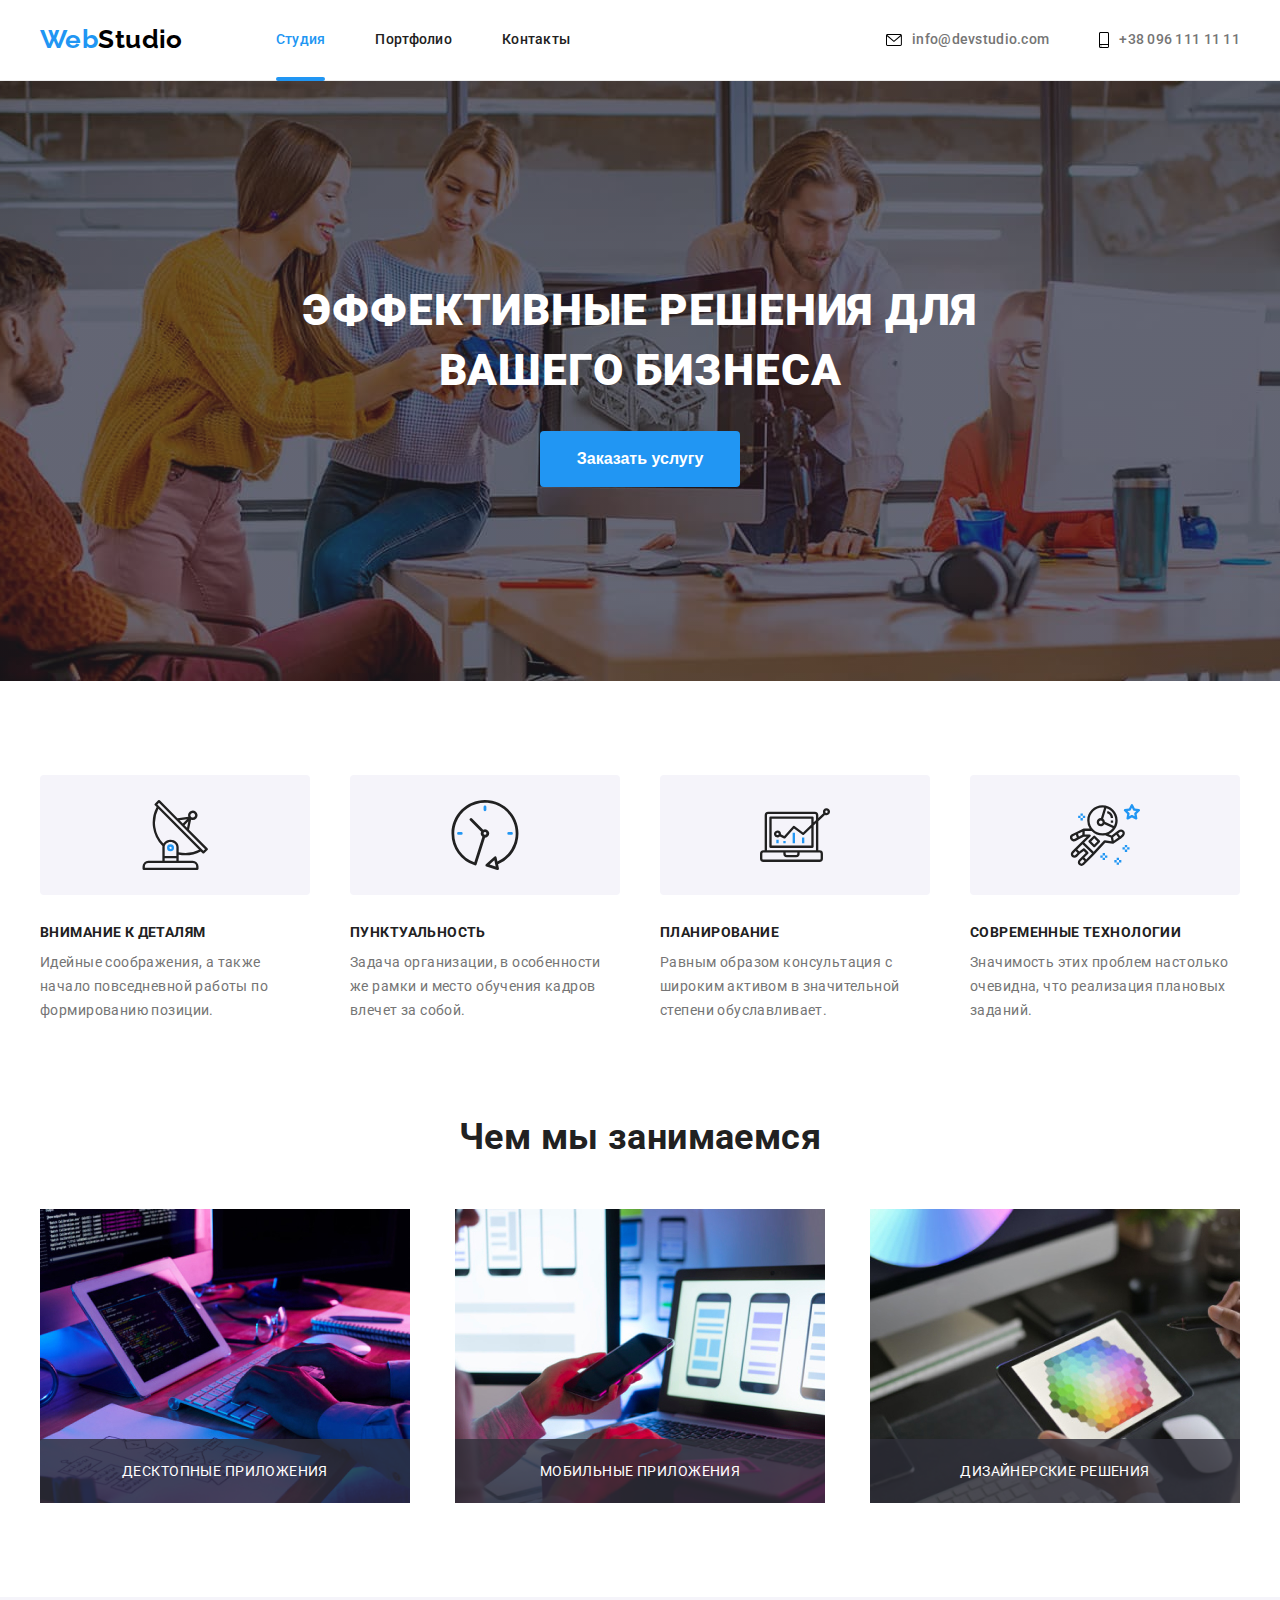
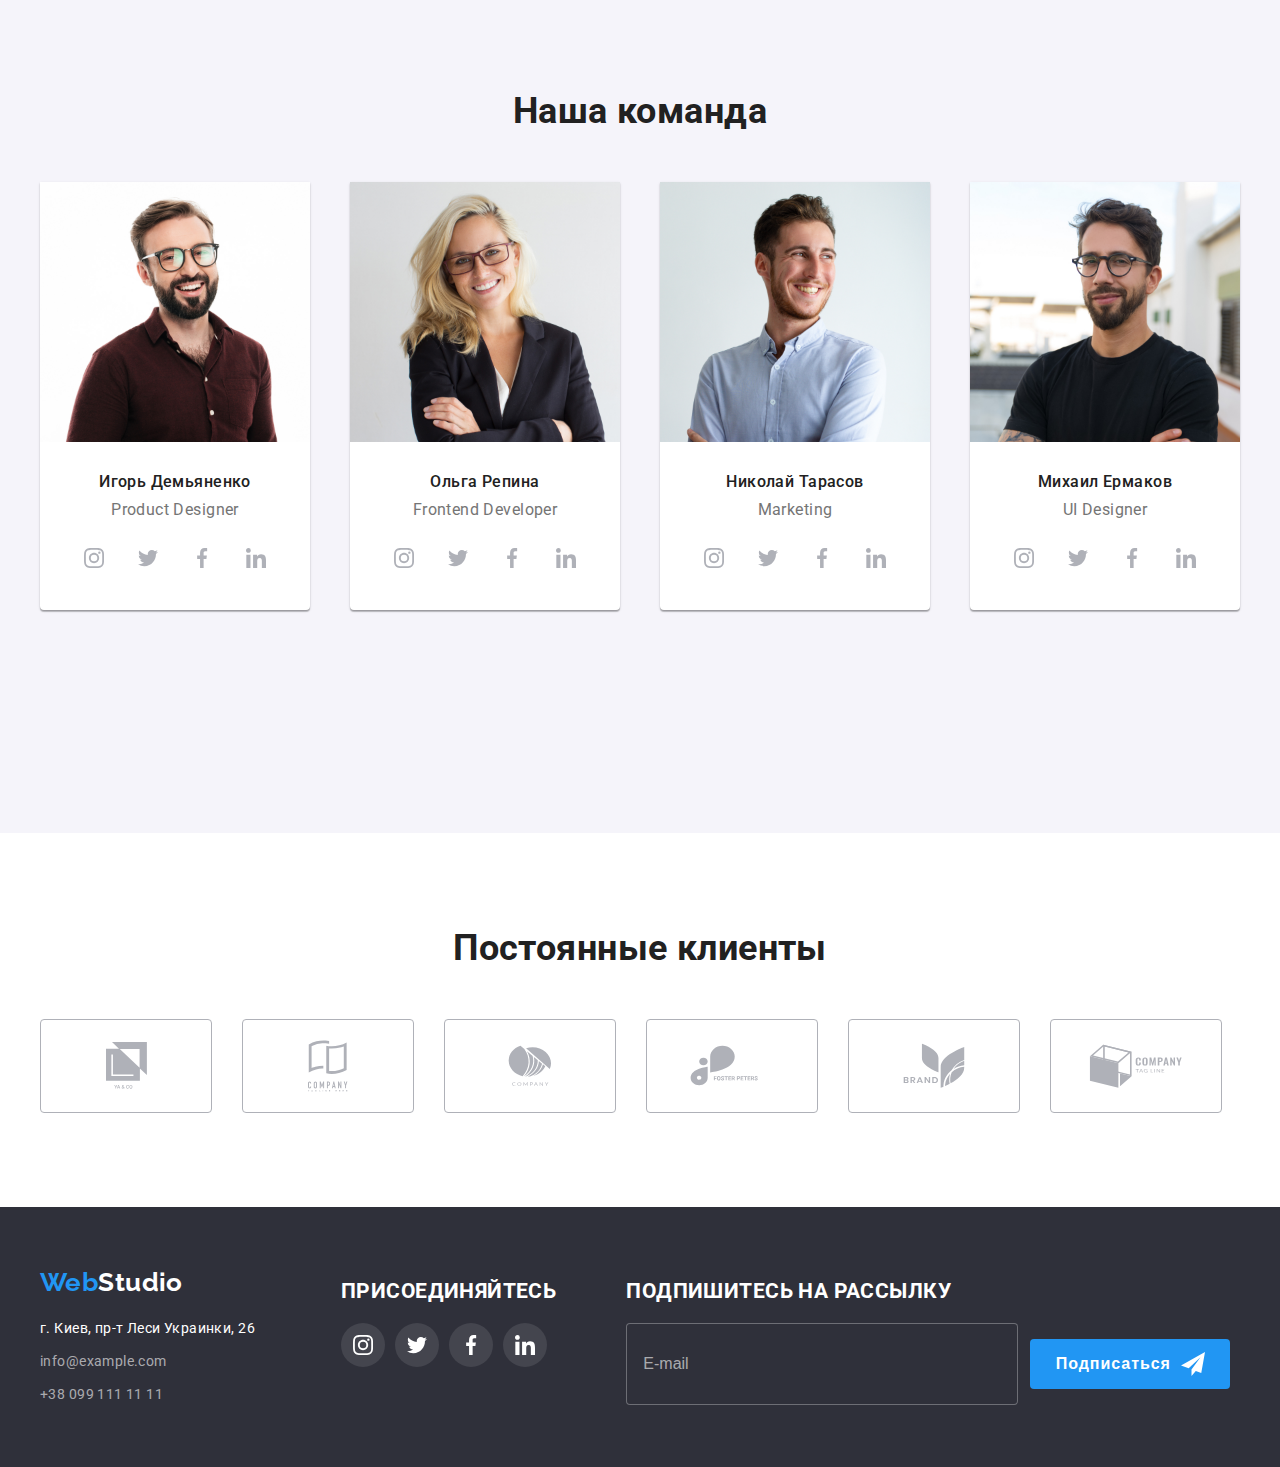
<file: index.html>
<!DOCTYPE html>
<html lang="ru">
  <head>
    <meta charset="UTF-8" />
    <meta http-equiv="X-UA-Compatible" content="IE=edge" />
    <meta name="viewport" content="width=device-width, initial-scale=1.0" />
    <title>Web Studio</title>
    <link rel="preconnect" href="https://fonts.googleapis.com" />
    <link rel="preconnect" href="https://fonts.gstatic.com" crossorigin />
    <link
      href="https://fonts.googleapis.com/css2?family=Raleway:wght@700&family=Roboto:wght@400;500;700;900&display=swap"
      rel="stylesheet"
    />
    <link
      rel="stylesheet"
      href="https://cdnjs.cloudflare.com/ajax/libs/modern-normalize/1.1.0/modern-normalize.min.css"
      integrity="sha512-wpPYUAdjBVSE4KJnH1VR1HeZfpl1ub8YT/NKx4PuQ5NmX2tKuGu6U/JRp5y+Y8XG2tV+wKQpNHVUX03MfMFn9Q=="
      crossorigin="anonymous"
      referrerpolicy="no-referrer"
    />
    <link rel="stylesheet" href="./css/style.css" />
  </head>

  <body class="main">
    <header class="header">
      <div class="container header-container">
        <nav class="header-nav">
          <a href="./index.html" class="logo" target="_self" title="Переход на заглавную страницу">
            <span class="accent">Web</span>Studio
          </a>
          <ul class="header-list">
            <li class="nav-item">
              <a
                href="./index.html"
                class="link nav current"
                target="_self"
                title="переход на заглавную страницу студии"
                >Студия</a
              >
            </li>
            <li class="nav-item">
              <a
                href="./portfolio.html"
                class="link nav"
                target="_self"
                title="переход на страницу портфолио"
                >Портфолио</a
              >
            </li>
            <li class="nav-item">
              <a
                href="./contacts.html"
                class="link nav"
                target="_self"
                title="переход на страницу контактов"
                >Контакты</a
              >
            </li>
            <li class="test"></li>
          </ul>
        </nav>
        <ul class="header-auth">
          <li class="auth-item">
            <a href="mailto:info@devstudio.com" class="link auth male"
              ><svg class="auth-img male">
                <use href="./images/icon.svg#icon-mail"></use></svg
              >info@devstudio.com</a
            >
          </li>
          <li class="auth-item">
            <a href="tel:+380961111111" class="link auth phone"
              ><svg class="auth-img phone">
                <use class="auth-icon male" href="./images/icon.svg#icon-smartphone"></use></svg
              >+38 096 111 11 11</a
            >
          </li>
        </ul>
      </div>
    </header>

    <main>
      <section class="hero">
        <div class="container hero-container">
          <!-- motto + order servise -->
          <h1 class="hero-title">Эффективные решения для вашего бизнеса</h1>
          <button type="button" class="hero-button" data-modal-open>Заказать услугу</button>
        </div>
      </section>
      <!-- Our Advantages -->
      <section class="section-advantages section">
        <div class="container">
          <h2 class="visually-hiden">Наши преимущества</h2>
          <!--invisible title -->
          <ul class="advantages-list">
            <li class="advantages-item">
              <div class="advantages-img">
                <svg class="advantages-icon">
                  <use href="./images/icon.svg#icon-antena"></use>
                </svg>
              </div>
              <h3 class="advantages-title">Внимание к деталям</h3>
              <p class="advantages-text">
                Идейные соображения, а также начало повседневной работы по формированию позиции.
              </p>
            </li>
            <li class="advantages-item">
              <div class="advantages-img">
                <svg class="advantages-icon">
                  <use href="./images/icon.svg#icon-clock"></use>
                </svg>
              </div>
              <h3 class="advantages-title">Пунктуальность</h3>
              <p class="advantages-text">
                Задача организации, в особенности же рамки и место обучения кадров влечет за собой.
              </p>
            </li>
            <li class="advantages-item">
              <div class="advantages-img">
                <svg class="advantages-icon">
                  <use href="./images/icon.svg#icon-diagram"></use>
                </svg>
              </div>
              <h3 class="advantages-title">Планирование</h3>
              <p class="advantages-text">
                Равным образом консультация с широким активом в значительной степени обуславливает.
              </p>
            </li>
            <li class="advantages-item">
              <div class="advantages-img">
                <svg class="advantages-icon">
                  <use href="./images/icon.svg#icon-astronaut"></use>
                </svg>
              </div>
              <h3 class="advantages-title space">Современные технологии</h3>
              <p class="advantages-text">
                Значимость этих проблем настолько очевидна, что реализация плановых заданий.
              </p>
            </li>
          </ul>
        </div>
      </section>
      <!-- what do we do -->
      <section class="section-work section">
        <div class="container work">
          <h2 class="work-title">Чем мы занимаемся</h2>
          <ul class="work-list">
            <li class="work-item">
              <img
                class="work-img"
                src="./images/img1.jpg"
                alt="Разработка алгоритма програмного обеспечения"
                width="370"
                height="294"
              />
              <p class="work-text">Десктопные приложения</p>
            </li>
            <li class="work-item">
              <img
                class="work-img"
                src="./images/img2.jpg"
                alt="Разработка интерфейса дизайна мобильного приложения"
                width="370"
                height="294"
              />
              <p class="work-text">Мобильные приложения</p>
            </li>
            <li class="work-item">
              <img
                class="work-img"
                src="./images/img3.jpg"
                alt="Подбор цветовой гаммы"
                width="370"
                height="294"
              />
              <p class="work-text">Дизайнерские решения</p>
            </li>
          </ul>
        </div>
      </section>
      <!-- Our team-->
      <section class="section-team section">
        <div class="container">
          <h2 class="team-title">Наша команда</h2>
          <ul class="team-list">
            <li class="team-item">
              <img
                class="team-img"
                src="./images/igor.jpg"
                alt="Игорь Демьяненко"
                width="270"
                height="260"
              />
              <div class="team-deskription">
                <h3 class="team-name">Игорь Демьяненко</h3>
                <p class="team-text">Product Designer</p>
                <ul class="social-list">
                  <li class="social-item">
                    <a
                      href="https://www.instagram.com/"
                      class="social-link"
                      target="_blank"
                      rel="noopener noreferrer nofollow"
                      title="Ссылка на instagramm"
                    >
                      <svg class="social-icon">
                        <use href="./images/icon.svg#icon-instagram"></use>
                      </svg>
                    </a>
                  </li>
                  <li class="social-item">
                    <a
                      href="https://twitter.com/"
                      class="social-link"
                      target="_blank"
                      rel="noopener noreferrer nofollow"
                      title="Ссылка на twitter"
                    >
                      <svg class="social-icon">
                        <use href="./images/icon.svg#icon-twitter"></use>
                      </svg>
                    </a>
                  </li>
                  <li class="social-item">
                    <a
                      href="https://www.facebook.com/"
                      class="social-link"
                      target="_blank"
                      rel="noopener noreferrer nofollow"
                      title="Ссылка на facebook"
                    >
                      <svg class="social-icon">
                        <use href="./images/icon.svg#icon-facebook"></use>
                      </svg>
                    </a>
                  </li>
                  <li class="social-item">
                    <a
                      href="https://ua.linkedin.com/"
                      class="social-link"
                      target="_blank"
                      rel="noopener noreferrer nofollow"
                      title="Ссылка на linkedin"
                    >
                      <svg class="social-icon">
                        <use href="./images/icon.svg#icon-linkedin"></use>
                      </svg>
                    </a>
                  </li>
                </ul>
              </div>
            </li>
            <li class="team-item">
              <img
                class="team-img"
                src="./images/olga.jpg"
                alt="Ольга Репина"
                width="270"
                height="260"
              />
              <div class="team-deskription">
                <h3 class="team-name">Ольга Репина</h3>
                <p class="team-text">Frontend Developer</p>
                <ul class="social-list">
                  <li class="social-item">
                    <a
                      href="https://www.instagram.com/"
                      class="social-link"
                      target="_blank"
                      rel="noopener noreferrer nofollow"
                      title="Ссылка на instagramm"
                    >
                      <svg class="social-icon">
                        <use href="./images/icon.svg#icon-instagram"></use>
                      </svg>
                    </a>
                  </li>
                  <li class="social-item">
                    <a
                      href="https://twitter.com/"
                      class="social-link"
                      target="_blank"
                      rel="noopener noreferrer nofollow"
                      title="Ссылка на twitter"
                    >
                      <svg class="social-icon">
                        <use href="./images/icon.svg#icon-twitter"></use>
                      </svg>
                    </a>
                  </li>
                  <li class="social-item">
                    <a
                      href="https://www.facebook.com/"
                      class="social-link"
                      target="_blank"
                      rel="noopener noreferrer nofollow"
                      title="Ссылка на facebook"
                    >
                      <svg class="social-icon">
                        <use href="./images/icon.svg#icon-facebook"></use>
                      </svg>
                    </a>
                  </li>
                  <li class="social-item">
                    <a
                      href="https://ua.linkedin.com/"
                      class="social-link"
                      target="_blank"
                      rel="noopener noreferrer nofollow"
                      title="Ссылка на linkedin"
                    >
                      <svg class="social-icon">
                        <use href="./images/icon.svg#icon-linkedin"></use>
                      </svg>
                    </a>
                  </li>
                </ul>
              </div>
            </li>
            <li class="team-item">
              <img
                class="team-img"
                src="./images/nikolay.jpg"
                alt="Николай Тарасов"
                width="270"
                height="260"
              />
              <div class="team-deskription">
                <h3 class="team-name">Николай Тарасов</h3>
                <p class="team-text">Marketing</p>
                <ul class="social-list">
                  <li class="social-item">
                    <a
                      href="https://www.instagram.com/"
                      class="social-link"
                      target="_blank"
                      rel="noopener noreferrer nofollow"
                      title="Ссылка на instagramm"
                    >
                      <svg class="social-icon">
                        <use href="./images/icon.svg#icon-instagram"></use>
                      </svg>
                    </a>
                  </li>
                  <li class="social-item">
                    <a
                      href="https://twitter.com/"
                      class="social-link"
                      target="_blank"
                      rel="noopener noreferrer nofollow"
                      title="Ссылка на twitter"
                    >
                      <svg class="social-icon">
                        <use href="./images/icon.svg#icon-twitter"></use>
                      </svg>
                    </a>
                  </li>
                  <li class="social-item">
                    <a
                      href="https://www.facebook.com/"
                      class="social-link"
                      target="_blank"
                      rel="noopener noreferrer nofollow"
                      title="Ссылка на facebook"
                    >
                      <svg class="social-icon">
                        <use href="./images/icon.svg#icon-facebook"></use>
                      </svg>
                    </a>
                  </li>
                  <li class="social-item">
                    <a
                      href="https://ua.linkedin.com/"
                      class="social-link"
                      target="_blank"
                      rel="noopener noreferrer nofollow"
                      title="Ссылка на linkedin"
                    >
                      <svg class="social-icon">
                        <use href="./images/icon.svg#icon-linkedin"></use>
                      </svg>
                    </a>
                  </li>
                </ul>
              </div>
            </li>
            <li class="team-item">
              <img
                class="team-img"
                src="./images/michal.jpg"
                alt="Михаил Ермаков"
                width="270"
                height="260"
              />
              <div class="team-deskription">
                <h3 class="team-name">Михаил Ермаков</h3>
                <p class="team-text">UI Designer</p>
                <ul class="social-list">
                  <li class="social-item">
                    <a
                      href="https://www.instagram.com/"
                      class="social-link"
                      target="_blank"
                      rel="noopener noreferrer nofollow"
                      title="Ссылка на instagramm"
                    >
                      <svg class="social-icon">
                        <use href="./images/icon.svg#icon-instagram"></use>
                      </svg>
                    </a>
                  </li>
                  <li class="social-item">
                    <a
                      href="https://twitter.com/"
                      class="social-link"
                      target="_blank"
                      rel="noopener noreferrer nofollow"
                      title="Ссылка на twitter"
                    >
                      <svg class="social-icon">
                        <use href="./images/icon.svg#icon-twitter"></use>
                      </svg>
                    </a>
                  </li>
                  <li class="social-item">
                    <a
                      href="https://www.facebook.com/"
                      class="social-link"
                      target="_blank"
                      rel="noopener noreferrer nofollow"
                      title="Ссылка на facebook"
                    >
                      <svg class="social-icon">
                        <use href="./images/icon.svg#icon-facebook"></use>
                      </svg>
                    </a>
                  </li>
                  <li class="social-item">
                    <a
                      href="https://ua.linkedin.com/"
                      class="social-link"
                      target="_blank"
                      rel="noopener noreferrer nofollow"
                      title="Ссылка на linkedin"
                    >
                      <svg class="social-icon">
                        <use href="./images/icon.svg#icon-linkedin"></use>
                      </svg>
                    </a>
                  </li>
                </ul>
              </div>
            </li>
          </ul>
        </div>
      </section>
      <!-- our psrtners -->
      <section class="section-partners section">
        <div class="container">
          <h2 class="partners-title">Постоянные клиенты</h2>
          <ul class="partners-list">
            <li class="partners-item">
              <a href="" class="partners-img">
                <svg class="partners-icon" width="41px" height="47px">
                  <use href="./images/icon.svg#icon-union"></use>
                </svg>
              </a>
            </li>
            <li class="partners-item">
              <a href="" class="partners-img">
                <svg class="partners-icon" width="40px" height="52px">
                  <use href="./images/icon.svg#icon-group"></use>
                </svg>
              </a>
            </li>
            <li class="partners-item">
              <a href="" class="partners-img">
                <svg class="partners-icon" width="43.5px" height="41px">
                  <use href="./images/icon.svg#icon-group2"></use>
                </svg>
              </a>
            </li>
            <li class="partners-item">
              <a href="" class="partners-img">
                <svg class="partners-icon" width="84.5px" height="41px">
                  <use href="./images/icon.svg#icon-group3"></use>
                </svg>
              </a>
            </li>
            <li class="partners-item">
              <a href="" class="partners-img">
                <svg class="partners-icon" width="62.5px" height="45.5px">
                  <use href="./images/icon.svg#icon-group4"></use>
                </svg>
              </a>
            </li>
            <li class="partners-item">
              <a href="" class="partners-img">
                <svg class="partners-icon" width="94px" height="44px">
                  <use href="./images/icon.svg#icon-group5"></use>
                </svg>
              </a>
            </li>
          </ul>
        </div>
      </section>
    </main>

    <footer>
      <div class="container footer-container">
        <!-- Adress -->
        <div class="footer-adr">
          <a
            href="./index.html"
            class="logo logo-footer"
            target="_self"
            title="Переход на заглавную страницу"
          >
            <span class="accent">Web</span>Studio
          </a>
          <address>
            <ul class="footer-list">
              <li>
                <a
                  href="https://goo.gl/maps/RdCzEvvyoKSF4xjN6"
                  class="link-gmaps"
                  target="_blank"
                  rel="noopener noreferrer nofollow"
                  title="Ссылка на геолокацию"
                >
                  г. Киев, пр-т Леси Украинки, 26</a
                >
              </li>
              <li><a href="mailto:info@example.com" class="link-address">info@example.com</a></li>
              <li><a href="tel:+380991111111" class="link-address last">+38 099 111 11 11</a></li>
            </ul>
          </address>
        </div>
        <!-- social-link -->
        <div class="footer-social">
          <h2 class="social-title">присоединяйтесь</h2>
          <ul class="social-list">
            <li class="social-item dark">
              <a
                href="https://www.instagram.com/"
                class="social-link"
                target="_blank"
                rel="noopener noreferrer nofollow"
                title="Ссылка на instagramm"
              >
                <svg class="social-icon footer-icon">
                  <use href="./images/icon.svg#icon-instagram"></use>
                </svg>
              </a>
            </li>
            <li class="social-item dark">
              <a
                href="https://twitter.com/"
                class="social-link"
                target="_blank"
                rel="noopener noreferrer nofollow"
                title="Ссылка на twitter"
              >
                <svg class="social-icon footer-icon">
                  <use href="./images/icon.svg#icon-twitter"></use>
                </svg>
              </a>
            </li>
            <li class="social-item dark">
              <a
                href="https://www.facebook.com/"
                class="social-link"
                target="_blank"
                rel="noopener noreferrer nofollow"
                title="Ссылка на facebook"
              >
                <svg class="social-icon footer-icon">
                  <use href="./images/icon.svg#icon-facebook"></use>
                </svg>
              </a>
            </li>
            <li class="social-item dark">
              <a
                href="https://ua.linkedin.com/"
                class="social-link"
                target="_blank"
                rel="noopener noreferrer nofollow"
                title="Ссылка на linkedin"
              >
                <svg class="social-icon footer-icon">
                  <use href="./images/icon.svg#icon-linkedin"></use>
                </svg>
              </a>
            </li>
          </ul>
        </div>
        <div class="footer-subskribe">
          <h2 class="email-title">Подпишитесь на рассылку</h2>
          <div class="footer-form">
            <form>
              <label>
                <input
                  class="footer-email"
                  type="email"
                  name="subskribe-form"
                  placeholder="E-mail"
                  autocomplete="on"
                  novalodate
                />
              </label>
            </form>
            <button type="submit" class="subskribe-button">
              Подписаться<svg class="send-icon">
                <use href="./images/icon.svg#icon-iconsend"></use>
              </svg>
            </button>
          </div>
        </div>
      </div>
    </footer>

    <div class="backdrop is-hidden" data-modal>
      <div class="modal-window">
        <h2 class="modal-title">Оставьте свои данные, мы вам перезвоним</h2>
        <button type="button" class="close-icon" data-modal-close>
          <svg class="close-button"><use href="./images/icon.svg#icon-close"></use></svg>
        </button>
        <form class="form" name="registration-form" autocomplete="on" novalodate>
          <div class="form-item">
            <label for="name"> Имя </label>
            <div class="form-input">
              <svg class="form-icon" width="18px" height="18px">
                <use href="./images/icon.svg#icon-name"></use>
              </svg>
              <input
                class="form-box"
                type="text"
                name="user-name"
                id="name"
                autofocus="on"
                autocomplete="on"
              />
            </div>
          </div>

          <div class="form-item">
            <label for="telephone"> Телефон </label>
            <div class="form-input">
              <svg class="form-icon" width="18px" height="18px">
                <use href="./images/icon.svg#icon-tel"></use>
              </svg>
              <input class="form-box" type="tel" name="user-phone" id="telephone" />
            </div>
          </div>

          <div class="form-item">
            <label for="mail"> Почта </label>
            <div class="form-input">
              <svg class="form-icon" width="18px" height="18px">
                <use href="./images/icon.svg#icon-mail2"></use>
              </svg>
              <input class="form-box" type="email" name="user-email" id="mail" />
            </div>
          </div>

          <div class="form-item">
            <label for="coment"> Комментарий </label>
            <textarea
              class="form-coment"
              name="user-coment"
              id="coment"
              rows="5"
              placeholder="Введите текст"
            ></textarea>
          </div>

          <label class="form-checkbox">
            <input class="checkbox" type="checkbox" name="user-checkbox" checked />
            <span class="icon-check"></span>

            <span class="check-text"
              >Соглашаюсь c рассылкой и принимаю
              <a href="" class="user-terms">Условия договора</a></span
            >
          </label>
          >
        </form>
        <button type="submit" class="modal-send-button">Отправить</button>
      </div>
    </div>
    <script src="./js/modal.js"></script>
  </body>
</html>
</file>
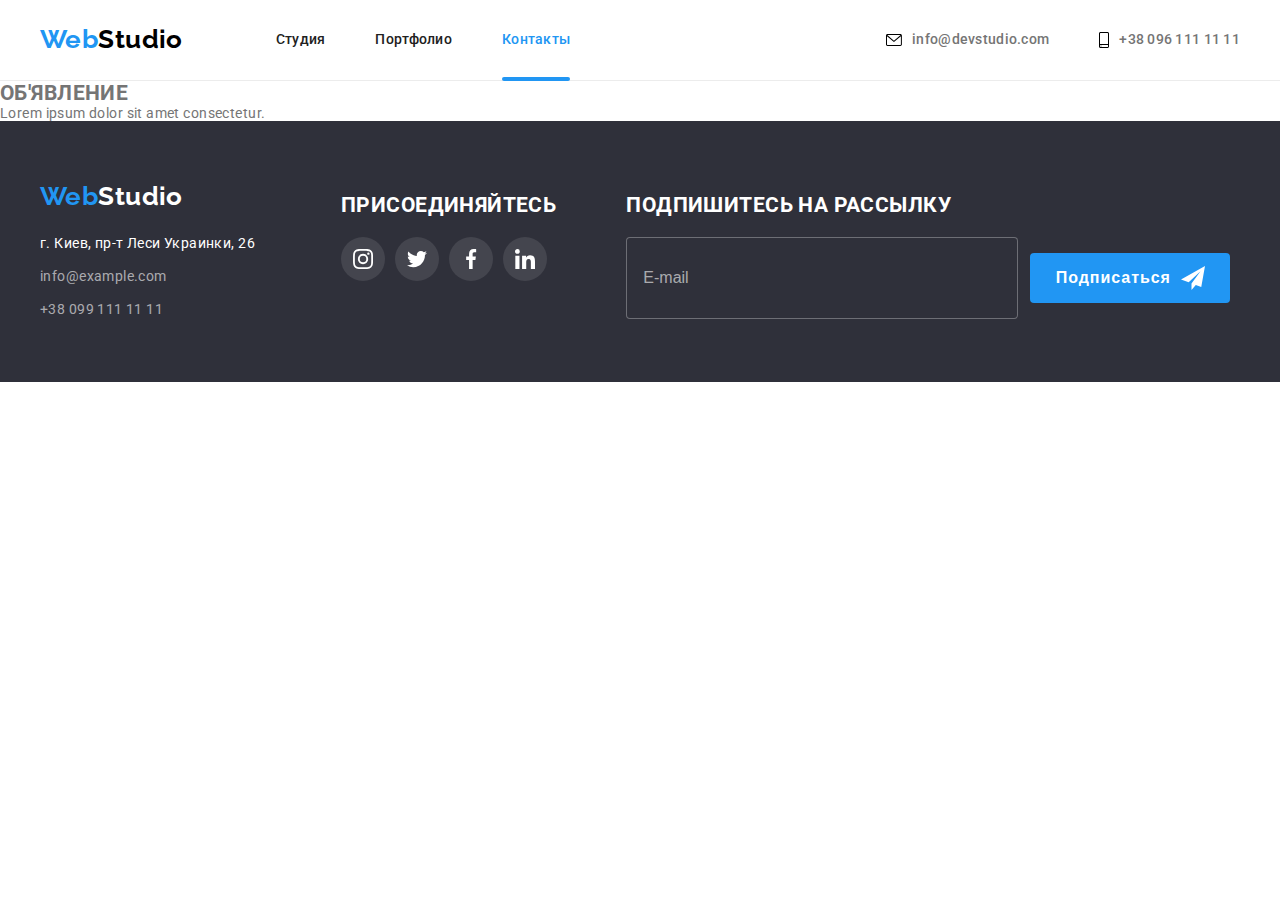
<file: contacts.html>
<!DOCTYPE html>
<html lang="ru">
  <head>
    <meta charset="UTF-8" />
    <meta http-equiv="X-UA-Compatible" content="IE=edge" />
    <meta name="viewport" content="width=device-width, initial-scale=1.0" />
    <title>Web Studio</title>
    <link rel="preconnect" href="https://fonts.googleapis.com" />
    <link rel="preconnect" href="https://fonts.gstatic.com" crossorigin />
    <link
      href="https://fonts.googleapis.com/css2?family=Raleway:wght@700&family=Roboto:wght@400;500;700;900&display=swap"
      rel="stylesheet"
    />
    <link rel="stylesheet" href="https://cdnjs.cloudflare.com/ajax/libs/modern-normalize/1.1.0/modern-normalize.min.css" 
    integrity="sha512-wpPYUAdjBVSE4KJnH1VR1HeZfpl1ub8YT/NKx4PuQ5NmX2tKuGu6U/JRp5y+Y8XG2tV+wKQpNHVUX03MfMFn9Q==" 
    crossorigin="anonymous" 
    referrerpolicy="no-referrer" 
    />
    <link rel="stylesheet" href="./css/style.css" />
  </head>
  
  <body class="main">
    <header class="header">
      <div class="container header-container">
        <nav class="header-nav">
          <a href="./index.html" class="logo" target="_self" title="Переход на заглавную страницу">
            <span class="accent">Web</span>Studio
          </a>
          <ul class="header-list">
            <li class="nav-item">
              <a
                href="./index.html"
                class="link nav"
                target="_self"
                title="переход на заглавную страницу студии"
                >Студия</a
              >
            </li>
            <li class="nav-item">
              <a
                href="./portfolio.html"
                class="link nav"
                target="_self"
                title="переход на страницу портфолио"
                >Портфолио</a
              >
            </li>
            <li class="nav-item">
              <a
                href="./contacts.html"
                class="link nav current"
                target="_self"
                title="переход на страницу контактов"
                >Контакты</a
              >
            </li>
          </ul>
        </nav>
        <ul class="header-auth">          
          <li class="auth-item"><a href="mailto:info@devstudio.com" class="link auth male"><svg class="auth-img male">
            <use href="./images/icon.svg#icon-mail"></use>
          </svg>info@devstudio.com</a></li>          
          <li class="auth-item"><a href="tel:+380961111111" class="link auth phone"><svg class="auth-img phone">
            <use class="auth-icon male" href="./images/icon.svg#icon-smartphone"></use>
          </svg>+38 096 111 11 11</a></li>
        </ul>
      </div>
    </header>

    <main>
      <h2 class="section-title">ОБ'ЯВЛЕНИЕ</h2>
      <p class="text">Lorem ipsum dolor sit amet consectetur.</p>
    </main>

    <footer>      
      <div class="container footer-container">
        <!-- Adress -->
        <div class="footer-adr">
          <a
            href="./index.html"
            class="logo logo-footer"
            target="_self"
            title="Переход на заглавную страницу"
          >
            <span class="accent">Web</span>Studio
          </a>
          <address>
            <ul class="footer-list">
              <li>
                  <a
                  href="https://goo.gl/maps/RdCzEvvyoKSF4xjN6"
                  class="link-gmaps"
                  target="_blank"
                  rel="noopener noreferrer nofollow"
                  title="Ссылка на геолокацию"
                >
                  г. Киев, пр-т Леси Украинки, 26</a
                >
              </li>
              <li><a href="mailto:info@example.com" class="link-address">info@example.com</a></li>
              <li><a href="tel:+380991111111" class="link-address last">+38 099 111 11 11</a></li>
            <ul>
        </div>
        </address>
        <!-- social-link -->
        <div class="footer-social">
          <h2 class="social-title">присоединяйтесь</h2>
          <ul class="social-list">
            <li class="social-item dark">
              <a href="https://www.instagram.com/"class="social-link"  target="_blank" rel="noopener noreferrer nofollow" title="Ссылка на instagramm">
                <svg class="social-icon footer-icon">
                  <use href="./images/icon.svg#icon-instagram"></use>
                </svg>
              </a>              
            </li>
            <li class="social-item dark"><a href="https://twitter.com/" class="social-link" target="_blank" rel="noopener noreferrer nofollow" title="Ссылка на twitter">
              <svg class="social-icon footer-icon">
                  <use href="./images/icon.svg#icon-twitter"></use>
                </svg>
            </a>
          </li>
            <li class="social-item dark"><a href="https://www.facebook.com/" class="social-link" target="_blank" rel="noopener noreferrer nofollow" title="Ссылка на facebook">
              <svg class="social-icon footer-icon">
                  <use href="./images/icon.svg#icon-facebook"></use>
                </svg>
            </a></li>
            <li class="social-item dark"><a href="https://ua.linkedin.com/" class="social-link" target="_blank" rel="noopener noreferrer nofollow" title="Ссылка на linkedin">
              <svg class="social-icon footer-icon">
                  <use href="./images/icon.svg#icon-linkedin"></use>
                </svg>
            </a></li>
          </ul>
        </div>
        <div class="footer-subskribe">
          <h2 class="email-title">Подпишитесь на рассылку</h2>
          <div class="footer-form">
          <form>
            <label>
              <input  class="footer-email" type="email" name="subskribe-form" placeholder="E-mail" autocomplete="on" novalodate>
            </label>            
          </form>
          <button class="subskribe-button">Подписаться<svg class="send-icon">
                  <use href="./images/icon.svg#icon-iconsend"></use>
                </svg></button>
          </div>
        </div>
      </div>
    </footer>
  </body>
</html>
</file>
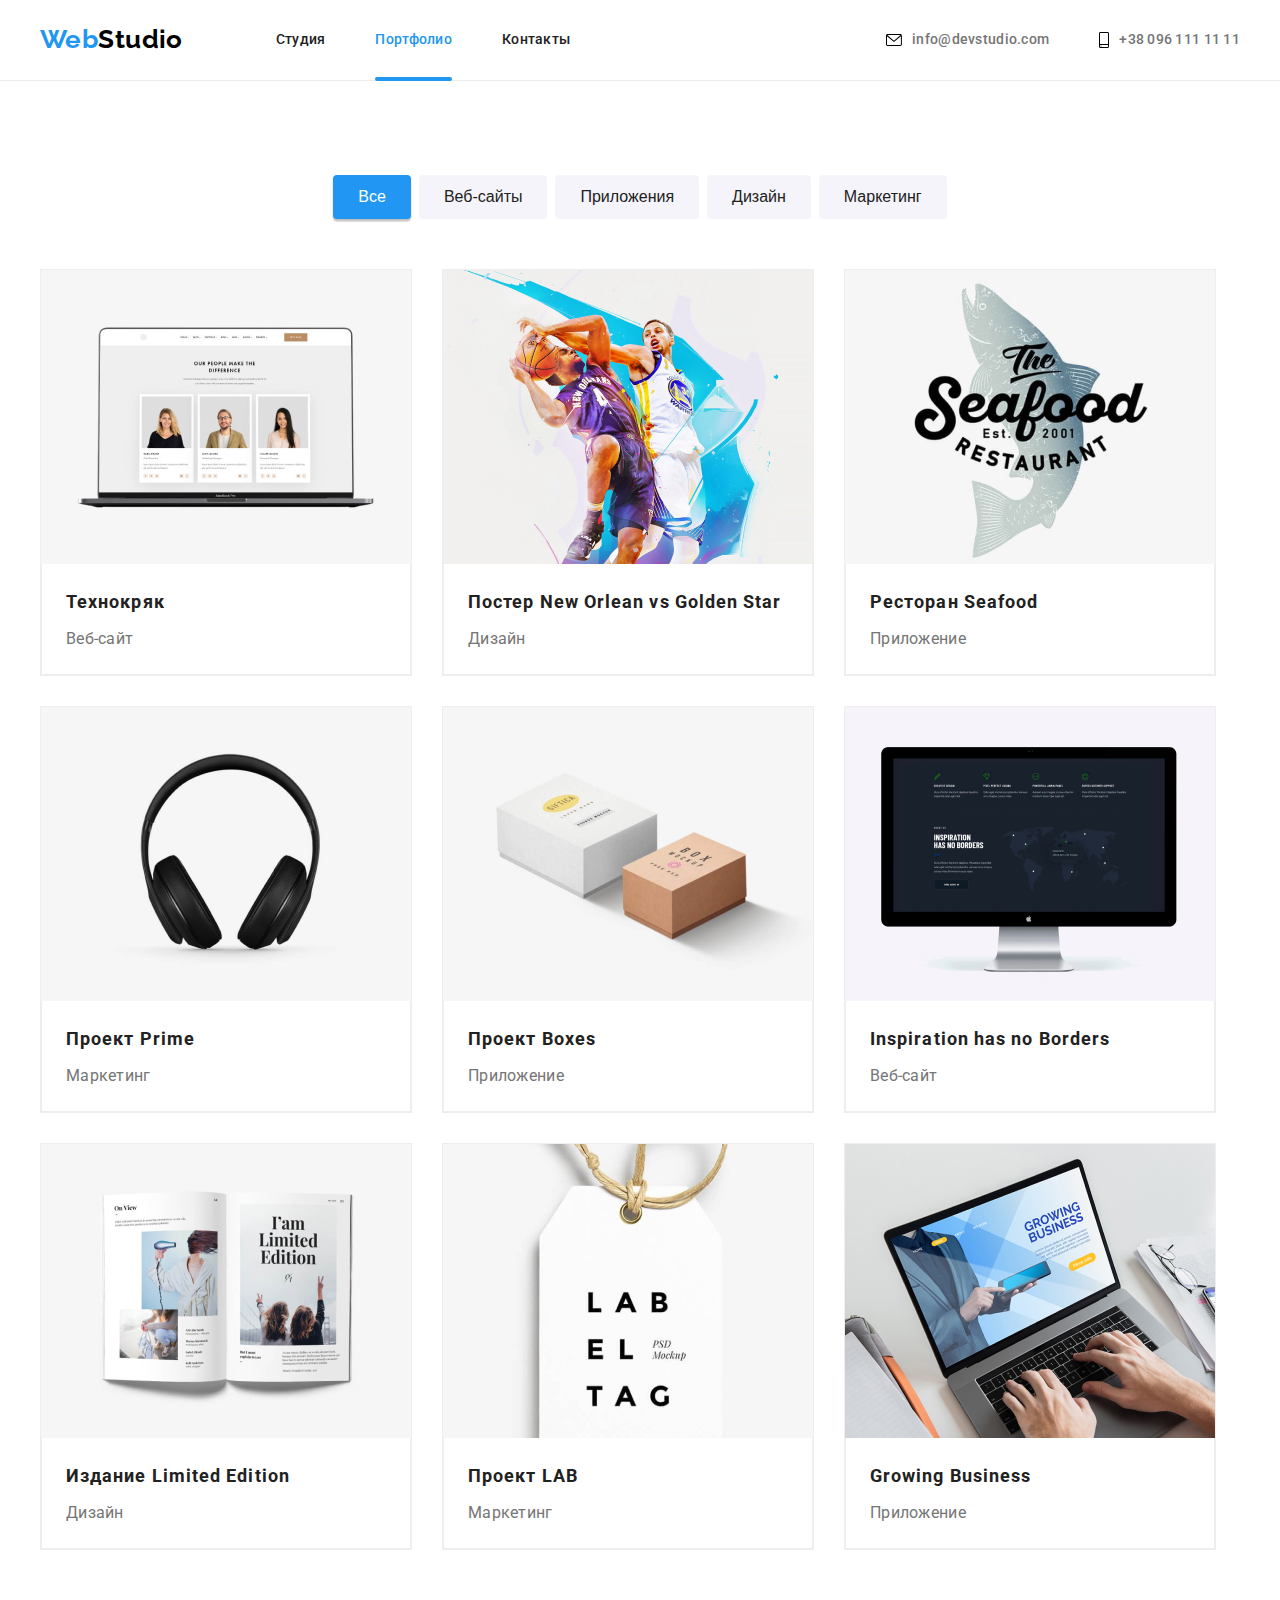
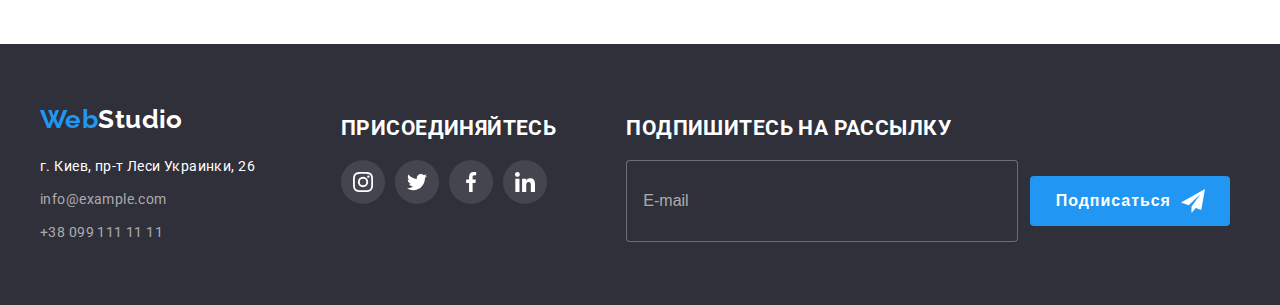
<file: portfolio.html>
<!DOCTYPE html>
<html lang="ru">
  <head>
    <meta charset="UTF-8" />
    <meta http-equiv="X-UA-Compatible" content="IE=edge" />
    <meta name="viewport" content="width=device-width, initial-scale=1.0" />
    <title>Web Studio</title>
    <link rel="preconnect" href="https://fonts.googleapis.com" />
    <link rel="preconnect" href="https://fonts.gstatic.com" crossorigin />
    <link
      href="https://fonts.googleapis.com/css2?family=Raleway:wght@700&family=Roboto:wght@400;500;700;900&display=swap"
      rel="stylesheet"
    />
    <link rel="stylesheet" href="https://cdnjs.cloudflare.com/ajax/libs/modern-normalize/1.1.0/modern-normalize.min.css" 
    integrity="sha512-wpPYUAdjBVSE4KJnH1VR1HeZfpl1ub8YT/NKx4PuQ5NmX2tKuGu6U/JRp5y+Y8XG2tV+wKQpNHVUX03MfMFn9Q==" 
    crossorigin="anonymous" 
    referrerpolicy="no-referrer" 
    />
    <link rel="stylesheet" href="./css/style.css" />
  </head>
  
  <body class="main">
    <header class="header">
      <div class="container header-container">
        <nav class="header-nav">
          <a href="./index.html" class="logo" target="_self" title="Переход на заглавную страницу">
            <span class="accent">Web</span>Studio
          </a>
          <ul class="header-list">
            <li class="nav-item">
              <a
                href="./index.html"
                class="link nav"
                target="_self"
                title="переход на заглавную страницу студии"
                >Студия</a
              >
            </li>
            <li class="nav-item">
              <a
                href="./portfolio.html"
                class="link nav  current"
                target="_self"
                title="переход на страницу портфолио"
                >Портфолио</a
              >
            </li>
            <li class="nav-item">
              <a
                href="./contacts.html"
                class="link nav"
                target="_self"
                title="переход на страницу контактов"
                >Контакты</a
              >
            </li>
          </ul>
        </nav>
        <ul class="header-auth">          
          <li class="auth-item"><a href="mailto:info@devstudio.com" class="link auth male"><svg class="auth-img male">
            <use href="./images/icon.svg#icon-mail"></use>
          </svg>info@devstudio.com</a></li>          
          <li class="auth-item"><a href="tel:+380961111111" class="link auth phone"><svg class="auth-img phone">
            <use class="auth-icon male" href="./images/icon.svg#icon-smartphone"></use>
          </svg>+38 096 111 11 11</a></li>
        </ul>
      </div>
    </header>

    <main>
      <section class="section-examples section">
        <div class="container">
          <!--filter-list-->
          <h1 class="visually-hiden">портфолио</h1>
          <!--invisible title -->
          <ul class="examples-button-list">
            <li class="examples-button"><button type="button" class="button-secondary current">Все</button></li>
            <li class="examples-button"><button type="button" class="button-secondary">Веб-сайты</button></li>
            <li class="examples-button"><button type="button" class="button-secondary">Приложения</button></li>
            <li class="examples-button"><button type="button" class="button-secondary">Дизайн</button></li>
            <li class="examples-button"><button type="button" class="button-secondary">Маркетинг</button></li>
          </ul>
          <!--work examples-->
          <ul class="examples-list">
            <li class="examples-item">
              
              <a href="" class="link examples">
                <div class="examples-img-deskription">
                <img
                  src="./images/portfolio/techcrc.jpg"
                  alt="ноутбук с изображением дизайна сайта"
                  class="examples-img"
                  width="370"
                  height="294"
                />
                <p class="examples-deskription">Ресурс предлагает комплексные предложения с разным уровнем функционала и сервисов. Все это позволит посетителю получить исчерпывающие сведения о компании или частном лице.</p>
                </div>
                <div class="examples-card-text">
                  <h2 class="examples-title">Технокряк</h2>
                  <p class="examples-text">Веб-сайт</p>              
                </div>
              </a>            
            </li>
            <li class="examples-item">
              
              <a href="" class="link examples">
                <div class="examples-img-deskription">
                <img
                  src="./images/portfolio/neworlean.jpg"
                  alt="два баскетболиста в борьбе за мяч"
                  class="examples-img"
                  width="370"
                  height="294"
                />
                <p class="examples-deskription">Ресурс предлагает комплексные предложения с разным уровнем функционала и сервисов. Все это позволит посетителю получить исчерпывающие сведения о компании или частном лице.</p>
                </div>
                <div class="examples-card-text">
                  <h2 class="examples-title">Постер New Orlean vs Golden Star</h2>
                  <p class="examples-text">Дизайн</p>
                </div>
              </a>              
            </li>
            <li class="examples-item">
              
              <a href="" class="link examples">
                <div class="examples-img-deskription">
                <img
                  src="./images/portfolio/seafood.jpg"
                  alt="Название ррыбного ресторана на фоне лосося"
                  class="examples-img"
                  width="370"
                  height="294"
                />
                <p class="examples-deskription">Ресурс предлагает комплексные предложения с разным уровнем функционала и сервисов. Все это позволит посетителю получить исчерпывающие сведения о компании или частном лице.</p>
                </div>
                <div class="examples-card-text">
                  <h2 class="examples-title">Ресторан Seafood</h2>
                  <p class="examples-text">Приложение</p>
                </div>
              </a>              
            </li>
            <li class="examples-item">
              
              <a href="" class="link examples">
                <div class="examples-img-deskription">
                <img
                  src="./images/portfolio/prime.jpg"
                  alt="черные наушники"
                  class="examples-img"
                  width="370"
                  height="294"
                />
                <p class="examples-deskription">Ресурс предлагает комплексные предложения с разным уровнем функционала и сервисов. Все это позволит посетителю получить исчерпывающие сведения о компании или частном лице.</p>
                </div>
                <div class="examples-card-text">
                  <h2 class="examples-title">Проект Prime</h2>
                  <p class="examples-text">Маркетинг</p>
                </div> 
              </a>              
            </li>
            <li class="examples-item">
              
              <a href="" class="link examples">
                <div class="examples-img-deskription">
                <img
                  src="./images/portfolio/boxes.jpg"
                  alt="две коробоки"
                  class="examples-img"
                  width="370"
                  height="294"
                />
                <p class="examples-deskription">Ресурс предлагает комплексные предложения с разным уровнем функционала и сервисов. Все это позволит посетителю получить исчерпывающие сведения о компании или частном лице.</p>
                </div>
                <div class="examples-card-text">
                  <h2 class="examples-title">Проект Boxes</h2>
                  <p class="examples-text">Приложение</p>
                </div>
              </a>
            </li>
            <li class="examples-item">
              
              <a href="" class="link examples">
                <div class="examples-img-deskription">
                <img
                  src="./images/portfolio/borders.jpg"
                  alt="темный монитор с изображением дизайна сайта"
                  class="examples-img"
                  width="370"
                  height="294"
                />
                <p class="examples-deskription">Ресурс предлагает комплексные предложения с разным уровнем функционала и сервисов. Все это позволит посетителю получить исчерпывающие сведения о компании или частном лице.</p>
                </div>
                <div class="examples-card-text">
                  <h2 class="examples-title">Inspiration has no Borders</h2>
                  <p class="examples-text">Веб-сайт</p>
                </div>
              </a>              
            </li>
            <li class="examples-item">
              
              <a href="" class="link examples">
                <div class="examples-img-deskription">
                <img
                  src="./images/portfolio/limited.jpg"
                  alt="открытый журнал"
                  class="examples-img"
                  width="370"
                  height="294"
                />
                <p class="examples-deskription">Ресурс предлагает комплексные предложения с разным уровнем функционала и сервисов. Все это позволит посетителю получить исчерпывающие сведения о компании или частном лице.</p>
                </div>
                <div class="examples-card-text">
                  <h2 class="examples-title">Издание Limited Edition</h2>
                  <p class="examples-text">Дизайн</p>
                </div>
              </a>
            </li>
            <li class="examples-item">
              
              <a href="" class="link examples">
                <div class="examples-img-deskription">
                <img
                  src="./images/portfolio/lab.jpg"
                  alt="светлая бирка"
                  class="examples-img"
                  width="370"
                  height="294"
                />
                <p class="examples-deskription">Ресурс предлагает комплексные предложения с разным уровнем функционала и сервисов. Все это позволит посетителю получить исчерпывающие сведения о компании или частном лице.</p>
                </div>
                <div class="examples-card-text">
                  <h2 class="examples-title">Проект LAB</h2>
                  <p class="examples-text">Маркетинг</p>
                </div>  
              </a>              
            </li>
            <li class="examples-item">
              
              <a href="" class="link examples">
                <div class="examples-img-deskription">
                <img
                  src="./images/portfolio/business.jpg"
                  alt="ноутбук с изображением дизайна приложения"
                  class="examples-img"
                  width="370"
                  height="294"
                />
                <p class="examples-deskription">Ресурс предлагает комплексные предложения с разным уровнем функционала и сервисов. Все это позволит посетителю получить исчерпывающие сведения о компании или частном лице.</p>
                </div>
                <div class="examples-card-text">
                  <h2 class="examples-title">Growing Business</h2>
                  <p class="examples-text">Приложение</p>
                </div>
              </a>              
            </li>
          </ul>
        </div>
      </section>
    </main>

    <footer>      
      <div class="container footer-container">
        <!-- Adress -->
        <div class="footer-adr">
          <a
            href="./index.html"
            class="logo logo-footer"
            target="_self"
            title="Переход на заглавную страницу"
          >
            <span class="accent">Web</span>Studio
          </a>
          <address>
            <ul class="footer-list">
              <li>
                  <a
                  href="https://goo.gl/maps/RdCzEvvyoKSF4xjN6"
                  class="link-gmaps"
                  target="_blank"
                  rel="noopener noreferrer nofollow"
                  title="Ссылка на геолокацию"
                >
                  г. Киев, пр-т Леси Украинки, 26</a
                >
              </li>
              <li><a href="mailto:info@example.com" class="link-address">info@example.com</a></li>
              <li><a href="tel:+380991111111" class="link-address last">+38 099 111 11 11</a></li>
            <ul>
        </div>
        </address>
        <!-- social-link -->
        <div class="footer-social">
          <h2 class="social-title">присоединяйтесь</h2>
          <ul class="social-list">
            <li class="social-item dark">
              <a href="https://www.instagram.com/"class="social-link"  target="_blank" rel="noopener noreferrer nofollow" title="Ссылка на instagramm">
                <svg class="social-icon footer-icon">
                  <use href="./images/icon.svg#icon-instagram"></use>
                </svg>
              </a>              
            </li>
            <li class="social-item dark"><a href="https://twitter.com/" class="social-link" target="_blank" rel="noopener noreferrer nofollow" title="Ссылка на twitter">
              <svg class="social-icon footer-icon">
                  <use href="./images/icon.svg#icon-twitter"></use>
                </svg>
            </a>
          </li>
            <li class="social-item dark"><a href="https://www.facebook.com/" class="social-link" target="_blank" rel="noopener noreferrer nofollow" title="Ссылка на facebook">
              <svg class="social-icon footer-icon">
                  <use href="./images/icon.svg#icon-facebook"></use>
                </svg>
            </a></li>
            <li class="social-item dark"><a href="https://ua.linkedin.com/" class="social-link" target="_blank" rel="noopener noreferrer nofollow" title="Ссылка на linkedin">
              <svg class="social-icon footer-icon">
                  <use href="./images/icon.svg#icon-linkedin"></use>
                </svg>
            </a></li>
          </ul>
        </div>
        <div class="footer-subskribe">
          <h2 class="email-title">Подпишитесь на рассылку</h2>
          <div class="footer-form">
          <form>
            <label>
              <input  class="footer-email" type="email" name="subskribe-form" placeholder="E-mail" autocomplete="on" novalodate>
            </label>            
          </form>
          <button class="subskribe-button">Подписаться<svg class="send-icon">
                  <use href="./images/icon.svg#icon-iconsend"></use>
                </svg></button>
          </div>
        </div>
      </div>
    </footer>  
    
  </body>
</html>
</file>
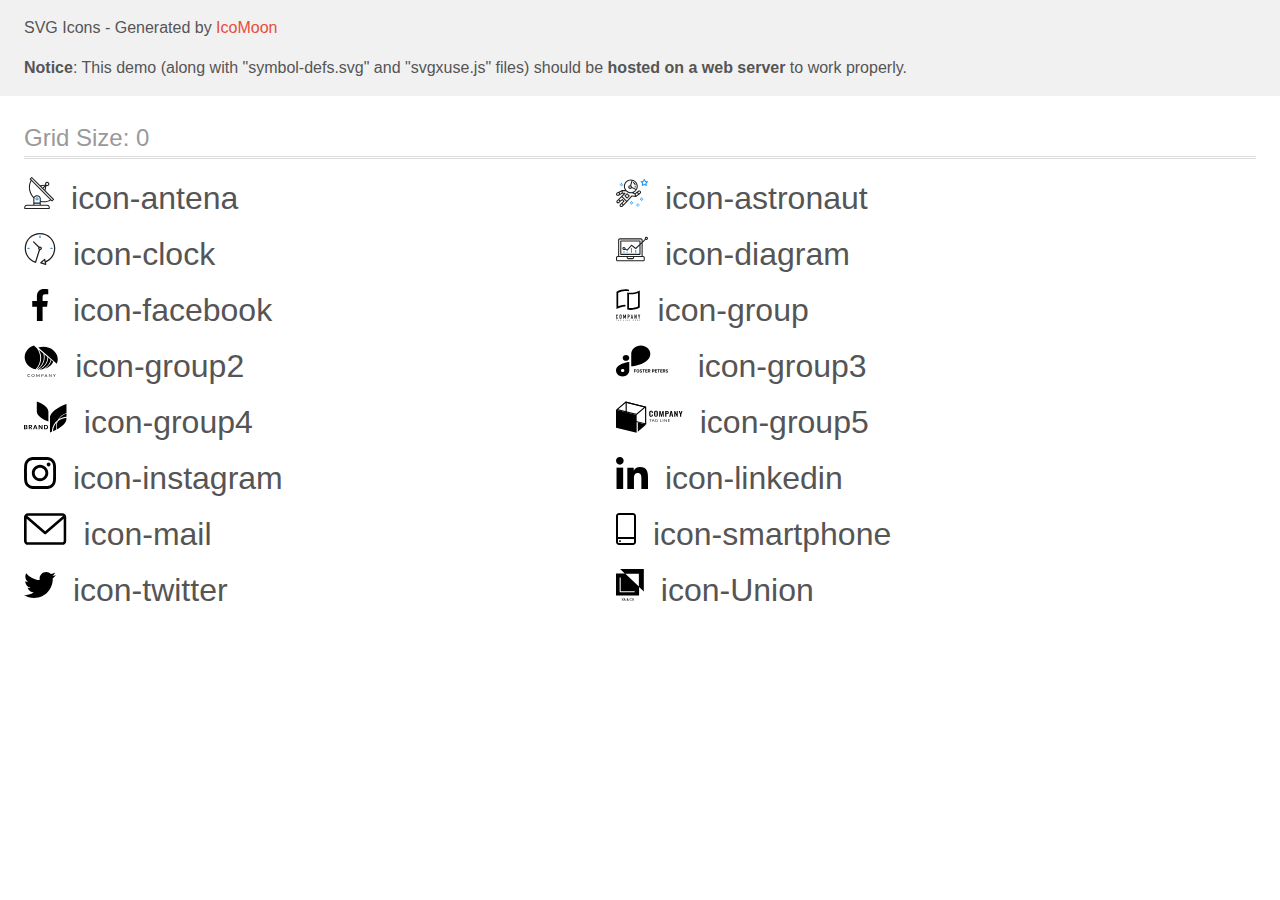
<file: images/icomoon/demo-external-svg.html>
<!doctype html>
<html>
<head>
    <title>IcoMoon - SVG Icons</title>
    <meta charset="utf-8">
    <meta name="viewport" content="width=device-width, initial-scale=1">
    <link rel="stylesheet" href="demo-files/demo.css">
    <link rel="stylesheet" href="style.css">
</head>
<body>
<header class="bgc1 clearfix">
<div class="mhl">
    <p>SVG Icons - Generated by <a href="https://icomoon.io/app">IcoMoon</a></p><p><strong>Notice</strong>: This demo (along with "symbol-defs.svg" and "svgxuse.js" files) should be <b>hosted on a web server</b> to work properly.</p>
</div>
</header>
    <div class="clearfix mhl ptl">
        <h1 class="mvm mtn fgc1">Grid Size: 0</h1>
        <div class="glyph fs1">
            <div class="clearfix pbs">
                <svg class="icon icon-antena"><use xlink:href="symbol-defs.svg#icon-antena"></use></svg><span class="name"> icon-antena</span>
            </div>
        </div>
        <div class="glyph fs1">
            <div class="clearfix pbs">
                <svg class="icon icon-astronaut"><use xlink:href="symbol-defs.svg#icon-astronaut"></use></svg><span class="name"> icon-astronaut</span>
            </div>
        </div>
        <div class="glyph fs1">
            <div class="clearfix pbs">
                <svg class="icon icon-clock"><use xlink:href="symbol-defs.svg#icon-clock"></use></svg><span class="name"> icon-clock</span>
            </div>
        </div>
        <div class="glyph fs1">
            <div class="clearfix pbs">
                <svg class="icon icon-diagram"><use xlink:href="symbol-defs.svg#icon-diagram"></use></svg><span class="name"> icon-diagram</span>
            </div>
        </div>
        <div class="glyph fs1">
            <div class="clearfix pbs">
                <svg class="icon icon-facebook"><use xlink:href="symbol-defs.svg#icon-facebook"></use></svg><span class="name"> icon-facebook</span>
            </div>
        </div>
        <div class="glyph fs1">
            <div class="clearfix pbs">
                <svg class="icon icon-group"><use xlink:href="symbol-defs.svg#icon-group"></use></svg><span class="name"> icon-group</span>
            </div>
        </div>
        <div class="glyph fs1">
            <div class="clearfix pbs">
                <svg class="icon icon-group2"><use xlink:href="symbol-defs.svg#icon-group2"></use></svg><span class="name"> icon-group2</span>
            </div>
        </div>
        <div class="glyph fs1">
            <div class="clearfix pbs">
                <svg class="icon icon-group3"><use xlink:href="symbol-defs.svg#icon-group3"></use></svg><span class="name"> icon-group3</span>
            </div>
        </div>
        <div class="glyph fs1">
            <div class="clearfix pbs">
                <svg class="icon icon-group4"><use xlink:href="symbol-defs.svg#icon-group4"></use></svg><span class="name"> icon-group4</span>
            </div>
        </div>
        <div class="glyph fs1">
            <div class="clearfix pbs">
                <svg class="icon icon-group5"><use xlink:href="symbol-defs.svg#icon-group5"></use></svg><span class="name"> icon-group5</span>
            </div>
        </div>
        <div class="glyph fs1">
            <div class="clearfix pbs">
                <svg class="icon icon-instagram"><use xlink:href="symbol-defs.svg#icon-instagram"></use></svg><span class="name"> icon-instagram</span>
            </div>
        </div>
        <div class="glyph fs1">
            <div class="clearfix pbs">
                <svg class="icon icon-linkedin"><use xlink:href="symbol-defs.svg#icon-linkedin"></use></svg><span class="name"> icon-linkedin</span>
            </div>
        </div>
        <div class="glyph fs1">
            <div class="clearfix pbs">
                <svg class="icon icon-mail"><use xlink:href="symbol-defs.svg#icon-mail"></use></svg><span class="name"> icon-mail</span>
            </div>
        </div>
        <div class="glyph fs1">
            <div class="clearfix pbs">
                <svg class="icon icon-smartphone"><use xlink:href="symbol-defs.svg#icon-smartphone"></use></svg><span class="name"> icon-smartphone</span>
            </div>
        </div>
        <div class="glyph fs1">
            <div class="clearfix pbs">
                <svg class="icon icon-twitter"><use xlink:href="symbol-defs.svg#icon-twitter"></use></svg><span class="name"> icon-twitter</span>
            </div>
        </div>
        <div class="glyph fs1">
            <div class="clearfix pbs">
                <svg class="icon icon-Union"><use xlink:href="symbol-defs.svg#icon-Union"></use></svg><span class="name"> icon-Union</span>
            </div>
        </div>
  </div>
<script defer src="svgxuse.js"></script>
</body>
</html>
</file>
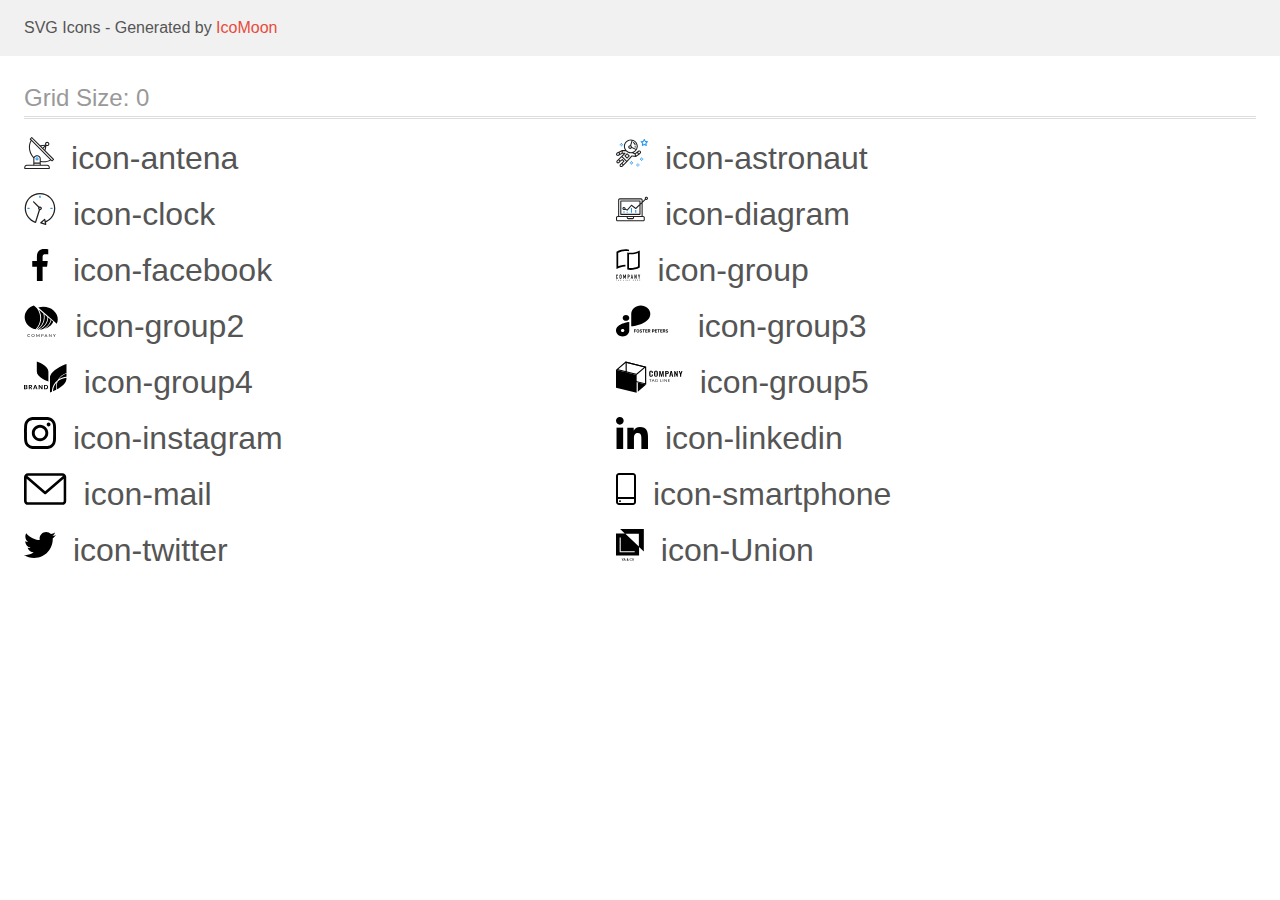
<file: images/icomoon/demo.html>
<!doctype html>
<html>
<head>
    <title>IcoMoon - SVG Icons</title>
    <meta charset="utf-8">
    <meta name="viewport" content="width=device-width, initial-scale=1">
    <link rel="stylesheet" href="demo-files/demo.css">
    <link rel="stylesheet" href="style.css">
</head>
<body>
<svg aria-hidden="true" style="position: absolute; width: 0; height: 0; overflow: hidden;" version="1.1" xmlns="http://www.w3.org/2000/svg" xmlns:xlink="http://www.w3.org/1999/xlink">
<defs>
<symbol id="icon-antena" viewBox="0 0 30 32">
<path fill="#212121" style="fill: var(--color1, #212121)" d="M29.859 22.098l-8.443-8.505 0.937-4.615c0.242 0.094 0.499 0.144 0.758 0.146h0.006c1.192 0.014 2.17-0.941 2.184-2.133s-0.941-2.17-2.133-2.184c-1.192-0.014-2.17 0.941-2.184 2.133-0.003 0.255 0.039 0.509 0.125 0.749l-4.96 0.605-8.091-8.133c-0.099-0.101-0.235-0.159-0.377-0.16-0.14 0.001-0.274 0.056-0.373 0.155l-1.513 1.504c-0.208 0.208-0.208 0.546 0 0.754l0.814 0.826c-3.153 5.798-2.129 12.978 2.519 17.663 0.043 0.041 0.092 0.074 0.146 0.098-0.034 0.18-0.051 0.364-0.052 0.547v6.187h-6.4c-1.472 0.002-2.665 1.195-2.667 2.667v1.067c0 0.295 0.239 0.533 0.533 0.533h24.533c0.295 0 0.533-0.239 0.533-0.533v-1.067c-0.002-1.472-1.195-2.665-2.667-2.667h-6.4v-2.742c1.003 0.21 2.024 0.317 3.049 0.32 2.458-0.003 4.877-0.615 7.040-1.783l0.818 0.823c0.099 0.101 0.235 0.159 0.377 0.16 0.14-0.001 0.274-0.056 0.373-0.155l1.513-1.504c0.208-0.208 0.208-0.546 0-0.754zM22.366 6.233c0.418-0.415 1.093-0.414 1.508 0.004s0.414 1.093-0.004 1.508c-0.2 0.199-0.47 0.31-0.752 0.31h-0.003c-0.589-0.003-1.064-0.483-1.061-1.072 0.002-0.282 0.115-0.552 0.314-0.751h-0.002zM21.11 9.738l-0.598 2.946-1.175-1.182 1.774-1.763zM20.504 8.836l-1.92 1.909-1.485-1.493 3.405-0.415zM23.090 28.8c0.884 0 1.6 0.716 1.6 1.6v0.533h-23.467v-0.533c0-0.884 0.716-1.6 1.6-1.6h20.267zM15.623 26.667v1.067h-5.333v-1.067h5.333zM10.29 25.6v-4.053c0-1.294 1.196-2.347 2.667-2.347s2.667 1.053 2.667 2.347v4.053h-5.333zM16.69 23.904v-2.357c0-1.882-1.675-3.413-3.733-3.413-1.331-0.020-2.576 0.657-3.281 1.786-4.058-4.274-4.971-10.645-2.279-15.887l18.602 18.708c-2.872 1.461-6.165 1.873-9.309 1.163zM27.979 23.22l-21.057-21.181 0.755-0.752 7.935 7.98c0.004 0 0.006 0.007 0.010 0.010l13.115 13.191-0.757 0.752z"></path>
<path fill="#2196f3" style="fill: var(--color2, #2196f3)" d="M12.961 20.267h-0.005c-0.884-0.001-1.601 0.714-1.602 1.598s0.714 1.601 1.598 1.602h0.005c0.884 0.001 1.601-0.714 1.602-1.598s-0.714-1.601-1.598-1.602zM13.335 22.245c-0.1 0.1-0.236 0.156-0.378 0.155-0.295-0.002-0.532-0.242-0.531-0.536 0.001-0.141 0.057-0.276 0.157-0.375s0.233-0.154 0.373-0.155c0.295 0.002 0.532 0.241 0.53 0.536-0.001 0.141-0.057 0.276-0.157 0.375h0.005z"></path>
</symbol>
<symbol id="icon-astronaut" viewBox="0 0 32 32">
<path fill="#2196f3" style="fill: var(--color2, #2196f3)" d="M31.974 4.524c-0.063-0.193-0.229-0.333-0.43-0.363l-1.91-0.278-0.855-1.731c-0.179-0.365-0.777-0.365-0.956 0l-0.855 1.731-1.91 0.278c-0.201 0.029-0.367 0.17-0.431 0.363-0.062 0.193-0.011 0.405 0.135 0.547l1.383 1.348-0.326 1.903c-0.034 0.2 0.048 0.402 0.212 0.522 0.166 0.121 0.382 0.135 0.562 0.040l1.709-0.899 1.709 0.899c0.078 0.041 0.164 0.061 0.249 0.061 0.11 0 0.221-0.034 0.314-0.102 0.164-0.119 0.246-0.322 0.212-0.522l-0.326-1.903 1.383-1.348c0.145-0.142 0.197-0.354 0.135-0.547zM29.511 5.851c-0.125 0.122-0.183 0.299-0.153 0.472l0.191 1.114-1-0.526c-0.078-0.041-0.163-0.061-0.249-0.061s-0.17 0.020-0.249 0.061l-1.001 0.526 0.191-1.114c0.030-0.173-0.028-0.349-0.153-0.472l-0.81-0.789 1.119-0.163c0.174-0.025 0.324-0.134 0.402-0.292l0.5-1.013 0.5 1.013c0.078 0.157 0.228 0.267 0.402 0.292l1.119 0.163-0.809 0.789z"></path>
<path fill="#2196f3" style="fill: var(--color2, #2196f3)" d="M26.134 20.522h-1.067v1.067h1.067v-1.067z"></path>
<path fill="#2196f3" style="fill: var(--color2, #2196f3)" d="M26.134 22.656h-1.067v1.067h1.067v-1.067z"></path>
<path fill="#2196f3" style="fill: var(--color2, #2196f3)" d="M27.2 21.589h-1.067v1.067h1.067v-1.067z"></path>
<path fill="#2196f3" style="fill: var(--color2, #2196f3)" d="M25.067 21.589h-1.067v1.067h1.067v-1.067z"></path>
<path fill="#2196f3" style="fill: var(--color2, #2196f3)" d="M22.4 26.389h-1.067v1.067h1.067v-1.067z"></path>
<path fill="#2196f3" style="fill: var(--color2, #2196f3)" d="M22.4 28.522h-1.067v1.067h1.067v-1.067z"></path>
<path fill="#2196f3" style="fill: var(--color2, #2196f3)" d="M23.467 27.456h-1.067v1.067h1.067v-1.067z"></path>
<path fill="#2196f3" style="fill: var(--color2, #2196f3)" d="M21.333 27.456h-1.067v1.067h1.067v-1.067z"></path>
<path fill="#2196f3" style="fill: var(--color2, #2196f3)" d="M16 24.256h-1.067v1.067h1.067v-1.067z"></path>
<path fill="#2196f3" style="fill: var(--color2, #2196f3)" d="M16 26.389h-1.067v1.067h1.067v-1.067z"></path>
<path fill="#2196f3" style="fill: var(--color2, #2196f3)" d="M17.067 25.322h-1.067v1.067h1.067v-1.067z"></path>
<path fill="#2196f3" style="fill: var(--color2, #2196f3)" d="M14.933 25.322h-1.067v1.067h1.067v-1.067z"></path>
<path fill="#2196f3" style="fill: var(--color2, #2196f3)" d="M5.867 6.122h-1.067v1.067h1.067v-1.067z"></path>
<path fill="#2196f3" style="fill: var(--color2, #2196f3)" d="M5.867 8.255h-1.067v1.067h1.067v-1.067z"></path>
<path fill="#2196f3" style="fill: var(--color2, #2196f3)" d="M6.933 7.189h-1.067v1.067h1.067v-1.067z"></path>
<path fill="#2196f3" style="fill: var(--color2, #2196f3)" d="M4.8 7.189h-1.067v1.067h1.067v-1.067z"></path>
<path fill="#212121" style="fill: var(--color1, #212121)" d="M24.715 14.159c-0.287-0.388-0.709-0.637-1.188-0.705-0.481-0.068-0.956 0.058-1.34 0.352l-1.252 0.96-1.898 1.417-1.358-0.541c2.421-1.086 4.114-3.508 4.114-6.32 0-3.823-3.123-6.933-6.961-6.933s-6.961 3.11-6.961 6.933c0 1.386 0.414 2.674 1.12 3.758l-2.764-0.024c-0.002 0-0.003 0-0.005 0-0.009 0-0.015 0.004-0.023 0.005-0.053 0.002-0.105 0.013-0.155 0.031-0.013 0.005-0.026 0.008-0.038 0.013-0.006 0.003-0.013 0.003-0.019 0.006l-3.233 1.596c-0.001 0-0.001 0-0.001 0.001l-1.893 0.911c-0.021 0.009-0.042 0.021-0.063 0.035-0.755 0.502-1.012 1.489-0.598 2.295 0.22 0.429 0.595 0.745 1.056 0.889 0.178 0.055 0.359 0.083 0.539 0.083 0.29 0 0.577-0.071 0.839-0.211l1.388-0.738 2.264-1.169 1.357-0.008-5.442 5.416c-0.001 0.001-0.001 0.001-0.002 0.001l-1.339 1.333c-0.316 0.315-0.49 0.732-0.49 1.178s0.174 0.863 0.49 1.179c0.325 0.323 0.752 0.485 1.179 0.485s0.854-0.162 1.18-0.485l1.314-1.309 1.741-1.3 0.901 0.897-1.762 1.754c-0 0.001-0.001 0.001-0.002 0.001l-1.339 1.333c-0.316 0.315-0.49 0.732-0.49 1.178s0.174 0.863 0.49 1.179c0.325 0.323 0.753 0.485 1.18 0.485s0.855-0.162 1.18-0.485l3.482-3.467c0.001-0.001 0.001-0.001 0.001-0.002l1.010-1-0.004-0.004c0.006-0.006 0.015-0.009 0.022-0.015l5.166-5.658 3.471 0.494c0.025 0.004 0.050 0.005 0.075 0.005 0.065 0 0.127-0.015 0.187-0.038 0.018-0.006 0.033-0.015 0.050-0.023 0.019-0.010 0.039-0.015 0.058-0.027l3.213-2.133c0.012-0.008 0.018-0.021 0.029-0.029 0.013-0.010 0.029-0.014 0.041-0.026l1.271-1.191c0.662-0.62 0.753-1.635 0.212-2.362zM2.13 17.77c-0.173 0.093-0.37 0.111-0.558 0.052-0.187-0.058-0.338-0.186-0.427-0.358-0.161-0.314-0.068-0.695 0.214-0.902l1.314-0.632 0.449 1.312-0.992 0.528zM5.628 15.942l-1.548 0.8-0.439-1.283 2.027-1.001-0.040 1.484zM20.727 9.322c0 0.918-0.219 1.785-0.599 2.559l-4.181-1.899c-0.044-0.573-0.341-1.075-0.788-1.388l1.464-4.86c2.378 0.756 4.105 2.974 4.105 5.588zM8.938 9.322c0-3.235 2.644-5.867 5.894-5.867 0.253 0 0.5 0.021 0.745 0.052l-1.432 4.754c-0.019-0.001-0.037-0.006-0.057-0.006-1.033 0-1.873 0.837-1.873 1.867s0.84 1.867 1.873 1.867c0.694 0 1.294-0.383 1.618-0.945l3.862 1.755c-1.075 1.446-2.795 2.39-4.737 2.39-3.25 0-5.894-2.632-5.894-5.867zM14.894 10.122c0 0.441-0.362 0.8-0.806 0.8s-0.806-0.359-0.806-0.8c0-0.441 0.362-0.8 0.806-0.8s0.806 0.359 0.806 0.8zM2.465 25.146c-0.236 0.234-0.619 0.234-0.854 0.001-0.114-0.114-0.176-0.263-0.176-0.423s0.062-0.309 0.176-0.421l0.962-0.958 0.851 0.848-0.959 0.955zM5.679 28.88c-0.236 0.234-0.619 0.235-0.855 0.001-0.114-0.114-0.176-0.263-0.176-0.423s0.062-0.309 0.176-0.421l0.963-0.959 0.852 0.848-0.96 0.955zM9.16 25.411c-0.001 0-0.001 0-0.002 0.001l-1.765 1.76-0.852-0.848 1.763-1.755c0 0 0 0 0-0s0.001-0.001 0.002-0.001c0.040-0.040 0.065-0.088 0.090-0.135 0.007-0.014 0.020-0.026 0.026-0.040 0.017-0.041 0.019-0.085 0.026-0.129 0.003-0.025 0.014-0.047 0.014-0.073 0-0.036-0.013-0.070-0.020-0.106-0.006-0.032-0.006-0.065-0.019-0.095-0.020-0.050-0.055-0.094-0.091-0.138-0.010-0.012-0.014-0.027-0.025-0.038 0 0 0 0-0.001 0s-0.001-0.002-0.001-0.002l-1.607-1.6c-0.017-0.017-0.039-0.024-0.058-0.038-0.028-0.022-0.055-0.042-0.087-0.058-0.030-0.015-0.061-0.024-0.093-0.033-0.034-0.010-0.067-0.017-0.103-0.020-0.033-0.002-0.063 0.001-0.095 0.005-0.036 0.004-0.069 0.009-0.104 0.020-0.034 0.011-0.063 0.027-0.094 0.045-0.020 0.011-0.042 0.015-0.061 0.029l-1.773 1.324-0.901-0.897 2.399-2.386 4.361 4.289-0.928 0.919zM15.979 18.394c-0.015-0.002-0.030 0.004-0.045 0.003-0.039-0.002-0.076 0.001-0.115 0.007-0.030 0.005-0.059 0.011-0.088 0.021-0.034 0.012-0.065 0.028-0.097 0.047-0.030 0.018-0.057 0.037-0.083 0.061-0.013 0.011-0.028 0.017-0.040 0.029l-4.698 5.146-4.328-4.257 2.833-2.818c0.209-0.208 0.21-0.546 0.002-0.755-0.105-0.105-0.243-0.157-0.381-0.156v-0.001l-2.219 0.013 0.028-1.607 3.104 0.027c1.265 1.294 3.029 2.101 4.981 2.101 0.437 0 0.864-0.045 1.279-0.123 0.040 0.032 0.079 0.065 0.13 0.085l2.41 0.96 0.331 1.644-3.003-0.427zM20.020 18.572l-0.313-1.558 1.446-1.080 0.947 1.257-2.080 1.381zM23.774 15.741l-0.838 0.785-0.931-1.236 0.831-0.637c0.155-0.119 0.351-0.168 0.543-0.143 0.193 0.027 0.364 0.128 0.48 0.284 0.217 0.292 0.18 0.699-0.085 0.947z"></path>
<path fill="#212121" style="fill: var(--color1, #212121)" d="M13.602 18.544l-2.143-2.133c-0.207-0.207-0.545-0.207-0.753 0l-2.142 2.133c-0.1 0.101-0.157 0.236-0.157 0.378s0.056 0.278 0.157 0.378l2.142 2.133c0.104 0.103 0.241 0.155 0.377 0.155s0.273-0.052 0.376-0.155l2.143-2.133c0.1-0.1 0.157-0.236 0.157-0.378s-0.057-0.278-0.157-0.378zM11.083 20.303l-1.387-1.381 1.387-1.381 1.387 1.381-1.387 1.381z"></path>
<path fill="#212121" style="fill: var(--color1, #212121)" d="M17.164 5.071l-0.258 1.036c0.071 0.018 1.738 0.452 1.738 2.149h1.067c-0-2.017-1.666-2.965-2.547-3.185z"></path>
<path fill="#212121" style="fill: var(--color1, #212121)" d="M19.711 9.322h-1.067v1.067h1.067v-1.067z"></path>
</symbol>
<symbol id="icon-clock" viewBox="0 0 32 32">
<path fill="#212121" style="fill: var(--color1, #212121)" d="M31.297 15.301c-0.002-8.452-6.855-15.303-15.308-15.301s-15.303 6.855-15.301 15.308c0.001 6.658 4.307 12.551 10.649 14.576 0.061 0.019 0.124 0.029 0.187 0.029 0.121-0 0.239-0.032 0.342-0.094 0.135-0.080 0.236-0.207 0.283-0.356l3.865-12.25c1.057-0.005 1.909-0.866 1.903-1.923s-0.866-1.909-1.923-1.903c-0.284 0.001-0.565 0.067-0.82 0.191l-5.106-5.107c-0.253-0.245-0.657-0.238-0.902 0.016-0.239 0.247-0.239 0.639 0 0.886l5.103 5.109c-0.392 0.799-0.168 1.764 0.536 2.309l-3.683 11.673c-7.278-2.681-11.004-10.754-8.323-18.032s10.754-11.004 18.032-8.323 11.004 10.754 8.323 18.032c-1.31 3.556-4.001 6.431-7.462 7.973l-0.398-1.874c-0.073-0.344-0.411-0.565-0.756-0.492-0.109 0.023-0.209 0.074-0.292 0.148l-3.837 3.426c-0.263 0.234-0.287 0.637-0.052 0.9 0.076 0.085 0.174 0.149 0.283 0.184l4.899 1.563c0.335 0.108 0.694-0.077 0.802-0.412 0.034-0.106 0.040-0.219 0.017-0.328l-0.391-1.839c5.664-2.388 9.342-7.942 9.329-14.089v0zM15.992 14.664c0.352 0 0.638 0.286 0.638 0.638s-0.286 0.638-0.638 0.638c-0.352 0-0.638-0.285-0.638-0.638s0.285-0.638 0.638-0.638zM18.093 29.528l2.184-1.948 0.603 2.84-2.787-0.892z"></path>
<path fill="#2196f3" style="fill: var(--color2, #2196f3)" d="M15.354 3.185v1.275c0 0.352 0.285 0.638 0.638 0.638s0.638-0.285 0.638-0.638v-1.275c0-0.352-0.286-0.638-0.638-0.638s-0.638 0.286-0.638 0.638z"></path>
<path fill="#2196f3" style="fill: var(--color2, #2196f3)" d="M3.876 14.664c-0.352 0-0.638 0.286-0.638 0.638s0.285 0.638 0.638 0.638h1.275c0.352 0 0.638-0.285 0.638-0.638s-0.285-0.638-0.638-0.638h-1.275z"></path>
<path fill="#2196f3" style="fill: var(--color2, #2196f3)" d="M28.108 15.939c0.352 0 0.638-0.285 0.638-0.638s-0.285-0.638-0.638-0.638h-1.275c-0.352 0-0.638 0.286-0.638 0.638s0.286 0.638 0.638 0.638h1.275z"></path>
</symbol>
<symbol id="icon-diagram" viewBox="0 0 32 32">
<path fill="#2196f3" style="fill: var(--color2, #2196f3)" d="M14.926 14.965h1.066v4.798h-1.066v-4.797z"></path>
<path fill="#2196f3" style="fill: var(--color2, #2196f3)" d="M19.19 17.097h1.066v2.665h-1.066v-2.665z"></path>
<path fill="#2196f3" style="fill: var(--color2, #2196f3)" d="M10.661 18.696h1.066v1.066h-1.066v-1.066z"></path>
<path fill="#2196f3" style="fill: var(--color2, #2196f3)" d="M7.463 18.163h1.066v1.599h-1.066v-1.599z"></path>
<path fill="#212121" style="fill: var(--color1, #212121)" d="M1.599 28.291h25.587c0.883 0 1.599-0.716 1.599-1.599v-2.132c0-0.883-0.716-1.599-1.599-1.599h-0.533v-13.293l3.028-2.868c0.703 0.346 1.553 0.136 2.013-0.499s0.396-1.508-0.152-2.068-1.42-0.644-2.065-0.198c-0.644 0.446-0.873 1.292-0.542 2.002l-2.281 2.163v-1.23c0-0.883-0.716-1.599-1.599-1.599h-21.322c-0.883 0-1.599 0.716-1.599 1.599v15.992h-0.533c-0.883 0-1.599 0.716-1.599 1.599v2.132c0 0.883 0.716 1.599 1.599 1.599zM30.384 4.837c0.294 0 0.533 0.239 0.533 0.533s-0.239 0.533-0.533 0.533c-0.294 0-0.533-0.239-0.533-0.533s0.239-0.533 0.533-0.533zM3.198 6.969c0-0.294 0.239-0.533 0.533-0.533h21.322c0.294 0 0.533 0.239 0.533 0.533v2.239l-1.066 1.013v-2.186c0-0.294-0.239-0.533-0.533-0.533h-19.19c-0.294 0-0.533 0.239-0.533 0.533v13.326c0 0.294 0.239 0.533 0.533 0.533h19.19c0.294 0 0.533-0.239 0.533-0.533v-9.674l1.066-1.010v12.284h-22.388v-15.992zM7.996 13.899c-0.721-0.002-1.354 0.478-1.546 1.174s0.105 1.433 0.725 1.801c0.62 0.368 1.41 0.276 1.928-0.226l1.853 0.93c0.215 0.108 0.476 0.057 0.636-0.123l3.939-4.431 3.872 2.901c0.208 0.156 0.498 0.139 0.686-0.039l3.365-3.188v8.131h-18.124v-12.26h18.124v2.66l-3.771 3.572-3.904-2.927c-0.222-0.166-0.534-0.135-0.718 0.072l-3.993 4.493-1.493-0.746c0.011-0.064 0.018-0.129 0.020-0.193 0-0.883-0.716-1.599-1.599-1.599zM8.529 15.498c0 0.294-0.239 0.533-0.533 0.533s-0.533-0.239-0.533-0.533c0-0.294 0.239-0.533 0.533-0.533s0.533 0.239 0.533 0.533zM11.727 24.027h5.331v0.533c0 0.294-0.239 0.533-0.533 0.533h-4.264c-0.294 0-0.533-0.239-0.533-0.533v-0.533zM1.066 24.56c0-0.294 0.239-0.533 0.533-0.533h9.062v0.533c0 0.883 0.716 1.599 1.599 1.599h4.264c0.883 0 1.599-0.716 1.599-1.599v-0.533h9.062c0.294 0 0.533 0.239 0.533 0.533v2.132c0 0.294-0.239 0.533-0.533 0.533h-25.587c-0.294 0-0.533-0.239-0.533-0.533v-2.132z"></path>
</symbol>
<symbol id="icon-facebook" viewBox="0 0 32 32">
<path d="M21.329 5.313h2.921v-5.088c-0.504-0.069-2.237-0.225-4.256-0.225-4.212 0-7.097 2.649-7.097 7.519v4.481h-4.648v5.688h4.648v14.312h5.699v-14.311h4.46l0.708-5.688h-5.169v-3.919c0.001-1.644 0.444-2.769 2.735-2.769z"></path>
</symbol>
<symbol id="icon-group" viewBox="0 0 25 32">
<path d="M10.531 1.806h-0.084c-0.129-0.008-0.258-0.011-0.388-0.014v0h-0.28c-0.244 0-0.494 0.006-0.741 0.019-0.019-0.001-0.037-0.001-0.056 0-2.243 0.127-4.44 0.688-6.471 1.651l-0.266 0.128v13.625l0.623-0.211c0.546-0.188 1.129-0.357 1.731-0.513 1.629-0.418 3.301-0.64 4.982-0.662v1.79c-0.223 0.002-0.439 0.008-0.655 0.019h-0.051c-1.294 0.071-2.577 0.268-3.833 0.588-1.59 0.398-3.124 0.996-4.566 1.779v-17.475c1.497-0.873 3.11-1.529 4.79-1.948 1.475-0.381 2.992-0.576 4.515-0.582h0.263c0.314 0.008 0.621 0.022 0.909 0.044 0.759 0.053 1.511 0.173 2.249 0.358v1.762c-0.717-0.167-1.445-0.277-2.179-0.329-0.015-0.001-0.030-0.003-0.045-0.004-0.152-0.013-0.304-0.026-0.446-0.026zM13.633 3.607c0.391 0.030 0.796 0.044 1.205 0.044 1.601-0.006 3.195-0.21 4.747-0.609 1.589-0.4 3.123-0.998 4.564-1.781v17.163c-1.498 0.873-3.111 1.529-4.792 1.948-1.475 0.379-2.992 0.574-4.515 0.581-1.154 0.009-2.304-0.126-3.425-0.404v-17.275c0.265 0.061 0.537 0.117 0.814 0.164 0.455 0.077 0.934 0.133 1.401 0.167zM22.367 3.74l-0.623 0.21c-0.573 0.192-1.15 0.365-1.731 0.518-1.691 0.434-3.428 0.657-5.173 0.663-0.406 0-0.78-0.011-1.141-0.034l-0.497-0.033v14.017l0.427 0.038c0.395 0.034 0.803 0.052 1.214 0.052 1.374-0.006 2.743-0.183 4.074-0.527 1.096-0.275 2.162-0.658 3.184-1.144l0.266-0.128v-13.63z"></path>
<path d="M1.684 25.977c-0.090-0.093-0.197-0.166-0.317-0.214s-0.247-0.071-0.376-0.066c-0.137-0.002-0.273 0.024-0.4 0.075-0.117 0.046-0.222 0.116-0.311 0.205s-0.156 0.196-0.201 0.313c-0.049 0.123-0.073 0.254-0.072 0.387v2.335c-0.006 0.165 0.026 0.328 0.092 0.479 0.055 0.12 0.135 0.226 0.233 0.313 0.093 0.079 0.203 0.135 0.321 0.166 0.114 0.032 0.231 0.048 0.349 0.049 0.13 0.001 0.259-0.027 0.377-0.081 0.117-0.051 0.222-0.124 0.311-0.216 0.087-0.091 0.156-0.197 0.204-0.313 0.050-0.118 0.075-0.244 0.075-0.372v-0.261h-0.61v0.208c0.002 0.071-0.010 0.142-0.036 0.208-0.020 0.050-0.050 0.095-0.089 0.131-0.038 0.031-0.081 0.053-0.128 0.067-0.041 0.014-0.084 0.021-0.128 0.022-0.054 0.006-0.11-0.002-0.16-0.024s-0.094-0.057-0.126-0.101c-0.058-0.094-0.086-0.203-0.081-0.313v-2.177c-0.004-0.121 0.022-0.241 0.075-0.349 0.032-0.049 0.077-0.089 0.129-0.114s0.112-0.034 0.17-0.027c0.053-0.002 0.105 0.009 0.152 0.032s0.089 0.057 0.12 0.099c0.068 0.090 0.104 0.2 0.101 0.313v0.202h0.604v-0.238c0.001-0.14-0.024-0.278-0.075-0.408-0.045-0.122-0.114-0.234-0.204-0.329z"></path>
<path d="M5.31 25.95c-0.195-0.164-0.44-0.255-0.694-0.257-0.124 0-0.248 0.023-0.364 0.066-0.119 0.042-0.228 0.107-0.322 0.191-0.101 0.091-0.182 0.202-0.237 0.327-0.061 0.143-0.092 0.297-0.089 0.452v2.239c-0.004 0.158 0.026 0.314 0.089 0.459 0.055 0.12 0.136 0.227 0.237 0.313 0.093 0.087 0.203 0.154 0.322 0.197 0.117 0.043 0.24 0.065 0.364 0.066s0.248-0.023 0.364-0.066c0.121-0.044 0.233-0.111 0.33-0.197 0.097-0.087 0.176-0.194 0.23-0.313 0.063-0.145 0.093-0.301 0.089-0.459v-2.239c0.003-0.155-0.027-0.31-0.089-0.452-0.054-0.123-0.133-0.235-0.23-0.327zM5.025 28.969c0.005 0.060-0.003 0.12-0.024 0.176s-0.054 0.107-0.097 0.148c-0.081 0.068-0.182 0.105-0.287 0.105s-0.207-0.037-0.287-0.105c-0.043-0.041-0.076-0.092-0.097-0.148s-0.029-0.116-0.024-0.176v-2.239c-0.005-0.060 0.003-0.12 0.024-0.176s0.054-0.107 0.097-0.148c0.081-0.068 0.182-0.105 0.287-0.105s0.207 0.037 0.287 0.105c0.043 0.041 0.076 0.092 0.097 0.148s0.029 0.116 0.024 0.176v2.239z"></path>
<path d="M10.072 29.969v-4.239h-0.587l-0.771 2.244h-0.011l-0.777-2.244h-0.581v4.239h0.606v-2.579h0.011l0.593 1.823h0.302l0.598-1.823h0.011v2.579h0.606z"></path>
<path d="M13.513 26.027c-0.093-0.105-0.211-0.184-0.343-0.232-0.142-0.046-0.29-0.068-0.439-0.066h-0.9v4.239h0.604v-1.656h0.311c0.188 0.009 0.376-0.031 0.545-0.116 0.137-0.076 0.252-0.188 0.332-0.324 0.070-0.113 0.117-0.238 0.139-0.369 0.024-0.16 0.035-0.321 0.033-0.482 0.006-0.204-0.014-0.407-0.059-0.606-0.040-0.147-0.117-0.281-0.223-0.39zM13.201 27.319c-0.003 0.077-0.022 0.152-0.056 0.221-0.035 0.065-0.089 0.117-0.156 0.149-0.089 0.040-0.187 0.058-0.285 0.053h-0.275v-1.441h0.311c0.094-0.005 0.187 0.014 0.272 0.053 0.062 0.036 0.112 0.091 0.142 0.157 0.033 0.074 0.051 0.155 0.053 0.236 0 0.089 0 0.183 0 0.282s0.006 0.2 0 0.291h-0.006z"></path>
<path d="M16.374 25.73h-0.495l-0.934 4.239h0.604l0.177-0.911h0.823l0.177 0.911h0.604l-0.957-4.239zM15.817 28.481l0.297-1.537h0.011l0.296 1.537h-0.604z"></path>
<path d="M20.277 28.284h-0.011l-0.912-2.554h-0.581v4.239h0.604v-2.549h0.012l0.923 2.549h0.568v-4.239h-0.604v2.554z"></path>
<path d="M23.968 25.73l-0.486 1.685h-0.012l-0.486-1.685h-0.64l0.83 2.447v1.792h0.604v-1.792l0.83-2.447h-0.64z"></path>
<path d="M0 31.166h0.291v0.817h0.198v-0.817h0.29v-0.167h-0.778v0.167z"></path>
<path d="M2.447 30.998l-0.381 0.984h0.21l0.081-0.224h0.392l0.084 0.224h0.215l-0.391-0.984h-0.21zM2.416 31.593l0.134-0.365 0.134 0.365h-0.268z"></path>
<path d="M4.866 31.62h0.227v0.127c-0.066 0.053-0.149 0.082-0.234 0.083-0.040 0.002-0.079-0.005-0.116-0.021s-0.068-0.041-0.093-0.072c-0.052-0.075-0.078-0.165-0.073-0.257 0-0.219 0.095-0.329 0.283-0.329 0.050-0.005 0.099 0.008 0.14 0.037s0.070 0.071 0.082 0.12l0.195-0.038c-0.042-0.192-0.181-0.289-0.417-0.289-0.127-0.003-0.25 0.042-0.344 0.127-0.050 0.049-0.088 0.108-0.112 0.174s-0.034 0.135-0.029 0.205c-0.006 0.135 0.039 0.267 0.126 0.369 0.048 0.050 0.107 0.088 0.171 0.113s0.134 0.035 0.203 0.031c0.154 0.004 0.304-0.052 0.417-0.157v-0.388h-0.427v0.166z"></path>
<path d="M7.337 30.998h-0.199v0.984h0.69v-0.167h-0.49v-0.817z"></path>
<path d="M9.426 30.998h-0.199v0.984h0.199v-0.984z"></path>
<path d="M11.469 31.656l-0.403-0.657h-0.193v0.984h0.185v-0.643l0.395 0.643h0.198v-0.984h-0.182v0.657z"></path>
<path d="M13.315 31.549h0.49v-0.167h-0.49v-0.216h0.528v-0.167h-0.727v0.984h0.747v-0.167h-0.548v-0.266z"></path>
<path d="M17.792 31.387h-0.388v-0.388h-0.198v0.984h0.198v-0.43h0.388v0.43h0.198v-0.984h-0.198v0.388z"></path>
<path d="M19.649 31.549h0.492v-0.167h-0.492v-0.216h0.529v-0.167h-0.727v0.984h0.746v-0.167h-0.548v-0.266z"></path>
<path d="M22.168 31.549c0.171-0.027 0.258-0.117 0.258-0.274 0.005-0.042-0.001-0.084-0.018-0.123s-0.044-0.072-0.078-0.096c-0.089-0.045-0.189-0.065-0.288-0.058h-0.417v0.984h0.198v-0.412h0.039c0.042-0.003 0.084 0.005 0.123 0.022 0.029 0.018 0.053 0.043 0.070 0.072l0.215 0.313h0.237l-0.12-0.192c-0.053-0.095-0.128-0.176-0.218-0.236zM21.969 31.413h-0.146v-0.247h0.156c0.068-0.005 0.136 0.002 0.201 0.023 0.014 0.013 0.026 0.029 0.033 0.046s0.011 0.037 0.010 0.056c-0.001 0.019-0.006 0.038-0.015 0.055s-0.022 0.032-0.037 0.043c-0.065 0.020-0.133 0.028-0.201 0.023z"></path>
<path d="M24.067 31.549h0.49v-0.167h-0.49v-0.216h0.529v-0.167h-0.729v0.984h0.747v-0.167h-0.548v-0.266z"></path>
</symbol>
<symbol id="icon-group2" viewBox="0 0 34 32">
<path d="M5.643 31.315c0.012 0 0.024 0.003 0.035 0.007s0.021 0.011 0.029 0.018l0.166 0.159c-0.129 0.129-0.288 0.231-0.467 0.302-0.21 0.076-0.435 0.113-0.663 0.108-0.213 0.004-0.426-0.031-0.623-0.101-0.178-0.065-0.338-0.162-0.469-0.285-0.134-0.128-0.237-0.278-0.303-0.44-0.073-0.182-0.108-0.373-0.106-0.565-0.003-0.193 0.036-0.386 0.114-0.567 0.073-0.164 0.182-0.314 0.322-0.44 0.142-0.124 0.312-0.222 0.499-0.287 0.205-0.069 0.422-0.103 0.642-0.101 0.204-0.004 0.407 0.027 0.596 0.092 0.165 0.062 0.316 0.148 0.447 0.255l-0.139 0.17c-0.010 0.012-0.022 0.022-0.035 0.031-0.016 0.010-0.036 0.014-0.056 0.013-0.022-0.001-0.042-0.008-0.060-0.018l-0.075-0.045-0.104-0.058c-0.045-0.021-0.091-0.040-0.139-0.056-0.062-0.019-0.125-0.034-0.189-0.045-0.082-0.013-0.164-0.019-0.247-0.018-0.158-0.002-0.315 0.024-0.461 0.076-0.136 0.048-0.26 0.121-0.361 0.213-0.104 0.098-0.183 0.214-0.235 0.339-0.058 0.144-0.087 0.295-0.085 0.448-0.002 0.155 0.026 0.309 0.085 0.455 0.051 0.125 0.129 0.239 0.231 0.338 0.095 0.092 0.213 0.163 0.345 0.209 0.136 0.049 0.281 0.073 0.428 0.072 0.085 0.001 0.17-0.004 0.253-0.014 0.137-0.015 0.268-0.056 0.384-0.121 0.058-0.033 0.113-0.071 0.164-0.112 0.021-0.018 0.049-0.028 0.079-0.029z"></path>
<path d="M10.441 30.517c0.003 0.192-0.035 0.382-0.112 0.561-0.068 0.163-0.174 0.311-0.313 0.436s-0.306 0.222-0.491 0.286c-0.407 0.135-0.856 0.135-1.263 0-0.184-0.065-0.35-0.163-0.488-0.287-0.138-0.127-0.246-0.276-0.316-0.44-0.15-0.364-0.15-0.761 0-1.125 0.071-0.164 0.178-0.314 0.316-0.442 0.139-0.12 0.305-0.214 0.488-0.276 0.406-0.137 0.857-0.137 1.263 0 0.185 0.065 0.351 0.163 0.49 0.287 0.137 0.125 0.243 0.273 0.314 0.435 0.077 0.181 0.115 0.372 0.112 0.565zM10.005 30.517c0.003-0.153-0.023-0.306-0.079-0.451-0.047-0.125-0.122-0.239-0.222-0.338-0.097-0.093-0.217-0.166-0.351-0.213-0.296-0.099-0.623-0.099-0.918 0-0.134 0.047-0.254 0.12-0.351 0.213-0.101 0.097-0.178 0.212-0.224 0.338-0.106 0.294-0.106 0.609 0 0.903 0.047 0.125 0.123 0.24 0.224 0.338 0.098 0.092 0.217 0.164 0.351 0.211 0.296 0.096 0.622 0.096 0.918 0 0.134-0.047 0.254-0.119 0.351-0.211 0.1-0.098 0.175-0.213 0.222-0.338 0.056-0.145 0.082-0.298 0.079-0.451z"></path>
<path d="M13.715 30.99l0.044 0.101c0.017-0.036 0.031-0.069 0.048-0.101 0.016-0.034 0.034-0.067 0.054-0.099l1.062-1.677c0.021-0.029 0.039-0.047 0.060-0.052 0.028-0.007 0.058-0.011 0.087-0.009h0.314v2.727h-0.372v-2.005c0-0.025 0-0.054 0-0.085-0.002-0.031-0.002-0.063 0-0.094l-1.068 1.7c-0.014 0.025-0.035 0.047-0.063 0.062s-0.059 0.023-0.091 0.023h-0.060c-0.032 0-0.064-0.007-0.091-0.022s-0.049-0.037-0.062-0.062l-1.099-1.711c0 0.032 0 0.065 0 0.097s0 0.061 0 0.087v2.005h-0.359v-2.722h0.314c0.030-0.002 0.059 0.002 0.087 0.009 0.026 0.011 0.046 0.030 0.058 0.052l1.084 1.678c0.021 0.031 0.039 0.064 0.054 0.097z"></path>
<path d="M17.71 30.855v1.021h-0.415v-2.723h0.926c0.175-0.003 0.349 0.017 0.517 0.059 0.134 0.033 0.259 0.091 0.366 0.17 0.092 0.074 0.163 0.165 0.208 0.267 0.049 0.111 0.073 0.229 0.071 0.348 0.002 0.119-0.024 0.238-0.077 0.348-0.050 0.104-0.127 0.198-0.224 0.273-0.107 0.082-0.232 0.143-0.368 0.18-0.162 0.045-0.331 0.066-0.501 0.063l-0.503-0.007zM17.71 30.562h0.503c0.109 0.001 0.218-0.013 0.322-0.041 0.086-0.025 0.165-0.065 0.233-0.117 0.062-0.050 0.111-0.112 0.141-0.18 0.034-0.073 0.051-0.151 0.050-0.229 0.005-0.076-0.009-0.151-0.042-0.222s-0.082-0.134-0.145-0.186c-0.159-0.108-0.358-0.16-0.559-0.146h-0.503v1.122z"></path>
<path d="M23.294 31.88h-0.328c-0.033 0.001-0.065-0.008-0.091-0.025-0.024-0.017-0.042-0.039-0.054-0.063l-0.282-0.659h-1.419l-0.293 0.659c-0.011 0.024-0.029 0.045-0.052 0.061-0.026 0.018-0.060 0.028-0.093 0.027h-0.328l1.246-2.727h0.432l1.263 2.727zM21.237 30.867h1.172l-0.494-1.11c-0.038-0.084-0.069-0.169-0.093-0.256l-0.048 0.143c-0.014 0.043-0.031 0.083-0.046 0.116l-0.49 1.108z"></path>
<path d="M25.089 29.165c0.025 0.012 0.046 0.029 0.062 0.049l1.818 2.056c0-0.032 0-0.065 0-0.096s0-0.061 0-0.090v-1.931h0.372v2.727h-0.208c-0.030 0.001-0.059-0.005-0.085-0.016-0.026-0.013-0.048-0.030-0.067-0.050l-1.816-2.054c0.002 0.031 0.002 0.063 0 0.094 0 0.031 0 0.058 0 0.083v1.944h-0.372v-2.727h0.22c0.026-0.001 0.051 0.004 0.075 0.013z"></path>
<path d="M30.402 30.795v1.083h-0.415v-1.083l-1.149-1.642h0.372c0.032-0.002 0.064 0.007 0.089 0.023 0.023 0.018 0.042 0.038 0.056 0.061l0.719 1.059c0.029 0.045 0.054 0.087 0.075 0.126s0.037 0.078 0.052 0.116l0.054-0.117c0.020-0.043 0.044-0.084 0.071-0.125l0.708-1.067c0.015-0.021 0.033-0.041 0.054-0.058 0.025-0.019 0.057-0.028 0.089-0.027h0.376l-1.151 1.65z"></path>
<path d="M13.51 24.576c0.181 0.020 0.364 0.036 0.548 0.051 2.803-1.089 5.174-2.873 6.817-5.126s2.485-4.878 2.421-7.546l-3.089-2.684c0.628 2.84 0.334 5.776-0.849 8.479s-3.208 5.067-5.849 6.827z"></path>
<path d="M12.407 24.451l0.083 0.014c2.822-1.754 4.974-4.203 6.176-7.030s1.402-5.904 0.571-8.83l-4.4-3.823c1.78 3.142 2.496 6.659 2.066 10.141s-1.989 6.786-4.496 9.528z"></path>
<path d="M27.328 15.106c-0.747 2.931-2.563 5.574-5.177 7.537-0.763 0.576-1.587 1.090-2.46 1.534 2.128-0.544 4.085-1.504 5.718-2.809s2.9-2.917 3.703-4.714l-1.784-1.549z"></path>
<path d="M26.628 14.674l-2.541-2.207c-0.049 2.517-0.872 4.976-2.385 7.123s-3.66 3.902-6.217 5.084h0.012c0.57-0 1.139-0.030 1.705-0.088 2.39-0.848 4.502-2.196 6.147-3.926s2.771-3.785 3.278-5.985z"></path>
<path d="M12.774 3.17l-3.031-2.637c-2.709 0.91-5.040 2.509-6.686 4.588s-2.531 4.542-2.54 7.066v0c0.010 2.789 1.090 5.495 3.070 7.69s4.745 3.754 7.859 4.43c2.78-2.942 4.407-6.579 4.646-10.38s-0.924-7.569-3.319-10.757z"></path>
<path d="M33.63 14.268c-0.011-3.309-1.529-6.479-4.221-8.818s-6.342-3.658-10.15-3.668c-1.76-0.002-3.504 0.281-5.146 0.832l18.557 16.123c0.635-1.425 0.961-2.94 0.96-4.469z"></path>
</symbol>
<symbol id="icon-group3" viewBox="0 0 65 32">
<path d="M10.016 9.983h-0.002c-1.827 0-3.308 1.316-3.308 2.94v0.002c0 1.624 1.481 2.94 3.308 2.94h0.002c1.827 0 3.308-1.316 3.308-2.94v-0.002c0-1.624-1.481-2.94-3.308-2.94z"></path>
<path d="M34.434 9.043c-0.005-2.255-1.015-4.417-2.81-6.012s-4.226-2.493-6.764-2.498v0c-2.538 0.004-4.972 0.902-6.767 2.497s-2.806 3.757-2.811 6.013v0 12.436c0 0 19.149-1.895 19.151-12.434v-0.002z"></path>
<path d="M0 25.562c0.005 1.569 0.708 3.073 1.956 4.183s2.94 1.735 4.706 1.74v0c1.765-0.005 3.457-0.63 4.705-1.739s1.952-2.613 1.957-4.182v0-8.654c0 0-13.325 1.32-13.325 8.652zM6.662 27.112c-0.345 0-0.682-0.091-0.969-0.261s-0.511-0.413-0.643-0.696c-0.132-0.283-0.167-0.595-0.099-0.896s0.233-0.577 0.477-0.794 0.555-0.364 0.893-0.424c0.338-0.060 0.689-0.029 1.008 0.088s0.591 0.316 0.783 0.571c0.192 0.255 0.294 0.555 0.294 0.861 0.001 0.204-0.044 0.406-0.131 0.595s-0.216 0.36-0.378 0.505c-0.162 0.145-0.355 0.259-0.567 0.338s-0.439 0.119-0.669 0.119v-0.006z"></path>
<path d="M20.128 26.258h-1.286v1.328h-0.67v-3.25h2.116v0.542h-1.446v0.839h1.286v0.54zM23.346 26.035c0 0.32-0.057 0.6-0.17 0.842s-0.275 0.427-0.487 0.558c-0.21 0.131-0.451 0.196-0.723 0.196-0.269 0-0.51-0.065-0.721-0.194s-0.375-0.314-0.491-0.554c-0.116-0.241-0.175-0.518-0.176-0.83v-0.161c0-0.32 0.057-0.601 0.172-0.844 0.116-0.244 0.279-0.431 0.489-0.56 0.211-0.131 0.452-0.196 0.723-0.196s0.511 0.065 0.721 0.196c0.211 0.129 0.374 0.316 0.489 0.56 0.116 0.242 0.174 0.523 0.174 0.841v0.145zM22.668 25.888c0-0.341-0.061-0.6-0.183-0.777s-0.296-0.266-0.522-0.266c-0.225 0-0.398 0.088-0.52 0.263-0.122 0.174-0.184 0.43-0.185 0.768v0.158c0 0.332 0.061 0.589 0.183 0.772s0.298 0.275 0.527 0.275c0.225 0 0.397-0.088 0.518-0.263 0.121-0.177 0.182-0.434 0.183-0.772v-0.158zM25.518 26.734c0-0.126-0.045-0.223-0.134-0.29-0.089-0.068-0.25-0.14-0.482-0.214-0.232-0.076-0.416-0.15-0.551-0.223-0.369-0.199-0.554-0.468-0.554-0.806 0-0.176 0.049-0.332 0.147-0.469 0.1-0.138 0.242-0.246 0.426-0.324 0.186-0.077 0.394-0.116 0.625-0.116 0.232 0 0.439 0.042 0.621 0.127 0.181 0.083 0.322 0.202 0.422 0.355 0.101 0.153 0.152 0.327 0.152 0.522h-0.67c0-0.149-0.047-0.264-0.141-0.346-0.094-0.083-0.225-0.125-0.395-0.125-0.164 0-0.291 0.035-0.382 0.105-0.091 0.068-0.136 0.159-0.136 0.272 0 0.106 0.053 0.194 0.158 0.266 0.107 0.071 0.264 0.138 0.471 0.201 0.381 0.115 0.659 0.257 0.833 0.426s0.261 0.381 0.261 0.634c0 0.281-0.106 0.502-0.319 0.663-0.213 0.159-0.499 0.239-0.859 0.239-0.25 0-0.478-0.045-0.683-0.136-0.205-0.092-0.362-0.218-0.471-0.377-0.107-0.159-0.161-0.344-0.161-0.554h0.672c0 0.359 0.214 0.538 0.643 0.538 0.159 0 0.284-0.032 0.373-0.096 0.089-0.065 0.134-0.156 0.134-0.272zM29.092 24.879h-0.996v2.708h-0.67v-2.708h-0.982v-0.542h2.647v0.542zM31.431 26.178h-1.286v0.871h1.509v0.538h-2.179v-3.25h2.174v0.542h-1.504v0.775h1.286v0.525zM33.251 26.396h-0.533v1.19h-0.67v-3.25h1.208c0.384 0 0.68 0.086 0.888 0.257s0.312 0.413 0.312 0.725c0 0.222-0.048 0.407-0.145 0.556-0.095 0.147-0.24 0.265-0.435 0.353l0.703 1.328v0.031h-0.719l-0.609-1.19zM32.717 25.854h0.54c0.168 0 0.298-0.042 0.391-0.127 0.092-0.086 0.138-0.205 0.138-0.355 0-0.153-0.044-0.274-0.132-0.362-0.086-0.088-0.219-0.132-0.4-0.132h-0.538v0.975zM36.775 26.441v1.145h-0.67v-3.25h1.268c0.244 0 0.458 0.045 0.643 0.134 0.186 0.089 0.329 0.216 0.429 0.382 0.1 0.164 0.15 0.35 0.15 0.56 0 0.318-0.109 0.57-0.328 0.754-0.217 0.183-0.519 0.275-0.904 0.275h-0.587zM36.775 25.899h0.598c0.177 0 0.312-0.042 0.404-0.125 0.094-0.083 0.141-0.202 0.141-0.357 0-0.159-0.047-0.288-0.141-0.386s-0.223-0.149-0.388-0.152h-0.614v1.020zM41.012 26.178h-1.286v0.871h1.509v0.538h-2.179v-3.25h2.174v0.542h-1.504v0.775h1.286v0.525zM44.119 24.879h-0.995v2.708h-0.67v-2.708h-0.982v-0.542h2.647v0.542zM46.458 26.178h-1.286v0.871h1.509v0.538h-2.178v-3.25h2.174v0.542h-1.504v0.775h1.286v0.525zM48.277 26.396h-0.533v1.19h-0.67v-3.25h1.208c0.384 0 0.68 0.086 0.888 0.257s0.313 0.413 0.313 0.725c0 0.222-0.048 0.407-0.145 0.556-0.095 0.147-0.24 0.265-0.435 0.353l0.703 1.328v0.031h-0.719l-0.609-1.19zM47.744 25.854h0.54c0.168 0 0.298-0.042 0.391-0.127 0.092-0.086 0.138-0.205 0.138-0.355 0-0.153-0.044-0.274-0.132-0.362-0.086-0.088-0.219-0.132-0.4-0.132h-0.538v0.975zM51.679 26.734c0-0.126-0.045-0.223-0.134-0.29-0.089-0.068-0.25-0.14-0.482-0.214-0.232-0.076-0.416-0.15-0.551-0.223-0.369-0.199-0.554-0.468-0.554-0.806 0-0.176 0.049-0.332 0.147-0.469 0.1-0.138 0.242-0.246 0.426-0.324 0.186-0.077 0.394-0.116 0.625-0.116 0.232 0 0.439 0.042 0.621 0.127 0.182 0.083 0.322 0.202 0.422 0.355 0.101 0.153 0.152 0.327 0.152 0.522h-0.67c0-0.149-0.047-0.264-0.141-0.346-0.094-0.083-0.225-0.125-0.395-0.125-0.164 0-0.291 0.035-0.382 0.105-0.091 0.068-0.136 0.159-0.136 0.272 0 0.106 0.053 0.194 0.158 0.266 0.107 0.071 0.264 0.138 0.471 0.201 0.381 0.115 0.658 0.257 0.833 0.426s0.261 0.381 0.261 0.634c0 0.281-0.106 0.502-0.319 0.663-0.213 0.159-0.499 0.239-0.859 0.239-0.25 0-0.478-0.045-0.683-0.136-0.205-0.092-0.362-0.218-0.471-0.377-0.107-0.159-0.161-0.344-0.161-0.554h0.672c0 0.359 0.214 0.538 0.643 0.538 0.159 0 0.283-0.032 0.373-0.096 0.089-0.065 0.134-0.156 0.134-0.272z"></path>
</symbol>
<symbol id="icon-group4" viewBox="0 0 43 32">
<path d="M3.239 26.373c0.166 0.188 0.254 0.424 0.25 0.665 0.008 0.158-0.022 0.315-0.089 0.46s-0.169 0.275-0.298 0.38c-0.322 0.223-0.722 0.332-1.125 0.307h-1.977v-4.215h1.937c0.382-0.023 0.761 0.076 1.073 0.28 0.125 0.096 0.224 0.217 0.289 0.354s0.095 0.286 0.086 0.435c0.011 0.233-0.068 0.461-0.225 0.645-0.15 0.168-0.358 0.284-0.589 0.329 0.262 0.044 0.499 0.172 0.668 0.36zM0.92 25.737h0.828c0.188 0.013 0.375-0.037 0.526-0.14 0.062-0.052 0.111-0.116 0.141-0.187s0.043-0.148 0.036-0.225c0.006-0.076-0.007-0.153-0.037-0.224s-0.078-0.135-0.138-0.188c-0.156-0.106-0.349-0.156-0.542-0.142h-0.814v1.106zM2.355 27.353c0.066-0.053 0.119-0.119 0.153-0.193s0.049-0.155 0.043-0.235c0.005-0.081-0.010-0.163-0.045-0.238s-0.088-0.142-0.155-0.195c-0.162-0.11-0.361-0.164-0.562-0.152h-0.868v1.159h0.879c0.198 0.011 0.394-0.041 0.556-0.146z"></path>
<path d="M7.197 28.185l-1.077-1.647h-0.405v1.647h-0.927v-4.215h1.754c0.442-0.028 0.879 0.1 1.221 0.358 0.245 0.229 0.393 0.53 0.417 0.85s-0.078 0.637-0.287 0.894c-0.216 0.227-0.512 0.378-0.837 0.428l1.147 1.684h-1.008zM5.715 25.963h0.758c0.526 0 0.789-0.213 0.789-0.638 0.005-0.087-0.009-0.174-0.042-0.255s-0.085-0.156-0.151-0.218c-0.166-0.127-0.38-0.188-0.596-0.171h-0.767l0.009 1.283z"></path>
<path d="M12.262 27.337h-1.847l-0.326 0.848h-0.972l1.696-4.168h1.050l1.689 4.168h-0.972l-0.319-0.848zM12.015 26.698l-0.675-1.779-0.675 1.779h1.349z"></path>
<path d="M18.602 28.185h-0.92l-2.062-2.867v2.867h-0.918v-4.215h0.918l2.062 2.883v-2.883h0.92v4.215z"></path>
<path d="M23.852 27.176c-0.19 0.318-0.48 0.577-0.832 0.743-0.4 0.185-0.845 0.276-1.293 0.266h-1.637v-4.215h1.637c0.448-0.011 0.891 0.078 1.293 0.259 0.352 0.163 0.642 0.419 0.832 0.735 0.189 0.343 0.288 0.722 0.288 1.106s-0.099 0.763-0.288 1.106zM22.799 27.075c0.263-0.28 0.407-0.637 0.407-1.006s-0.144-0.726-0.407-1.006c-0.317-0.254-0.731-0.382-1.152-0.358h-0.639v2.729h0.639c0.42 0.024 0.834-0.105 1.152-0.358z"></path>
<path d="M12.838 0.522c0 0 11.873 4.104 11.621 10.043v10.045c0 0-11.864-4.106-11.617-10.045l-0.005-10.043z"></path>
<path d="M35.037 18.259c2.242-1.413 4.836-2.288 7.544-2.545v-3.145c-3.12 1.101-5.766 3.097-7.544 5.69z"></path>
<path d="M33.69 19.206c1.835-3.384 5.017-5.995 8.891-7.296v-9.061c0 0-16.909 5.846-16.551 14.304v14.302c0 0 0.753-0.262 1.939-0.752 0-0.457 0-0.918 0.054-1.382 0.35-3.926 2.389-7.565 5.668-10.115z"></path>
<path d="M32.081 24.52c0.089-0.992 0.287-1.973 0.592-2.928-2.042 2.203-3.278 4.936-3.536 7.815-0.025 0.272-0.038 0.544-0.045 0.824 0.96-0.422 2.078-0.949 3.252-1.569-0.3-1.362-0.388-2.756-0.263-4.141z"></path>
<path d="M32.754 24.571c-0.113 1.253-0.042 2.514 0.209 3.75 4.62-2.531 9.811-6.442 9.611-11.168v-0.412c-3.301 0.338-6.389 1.659-8.79 3.76-0.562 1.302-0.909 2.674-1.030 4.069z"></path>
</symbol>
<symbol id="icon-group5" viewBox="0 0 67 32">
<path d="M33.724 15.224c-0.315-0.419-0.466-0.915-0.43-1.414v-2.050c0-0.628 0.142-1.106 0.428-1.433s0.775-0.489 1.469-0.488c0.652 0 1.115 0.139 1.389 0.417 0.299 0.355 0.444 0.789 0.411 1.226v0.482h-1.167v-0.488c0.004-0.16-0.007-0.319-0.034-0.478-0.017-0.108-0.076-0.208-0.167-0.284-0.12-0.081-0.271-0.121-0.423-0.111-0.16-0.010-0.318 0.031-0.444 0.117-0.102 0.084-0.169 0.193-0.193 0.313-0.033 0.167-0.049 0.337-0.046 0.507v2.488c-0.018 0.24 0.033 0.48 0.15 0.699 0.058 0.074 0.139 0.132 0.233 0.169s0.198 0.050 0.301 0.039c0.149 0.011 0.298-0.030 0.413-0.113 0.095-0.082 0.156-0.188 0.174-0.302 0.027-0.165 0.039-0.332 0.036-0.498v-0.505h1.167v0.461c0.033 0.456-0.109 0.909-0.403 1.289-0.268 0.305-0.725 0.457-1.396 0.457s-1.179-0.163-1.466-0.501z"></path>
<path d="M38.583 15.245c-0.295-0.319-0.442-0.784-0.442-1.4v-2.157c0-0.609 0.147-1.070 0.442-1.383s0.788-0.469 1.478-0.467c0.686 0 1.177 0.156 1.471 0.467 0.295 0.313 0.444 0.774 0.444 1.383v2.157c0 0.609-0.15 1.076-0.449 1.397s-0.788 0.482-1.466 0.482c-0.679 0-1.181-0.163-1.478-0.48zM40.605 14.727c0.106-0.2 0.154-0.419 0.14-0.638v-2.641c0.014-0.215-0.034-0.43-0.138-0.626-0.059-0.075-0.142-0.135-0.238-0.172s-0.203-0.050-0.308-0.037c-0.105-0.013-0.212 0-0.308 0.037s-0.18 0.096-0.24 0.172c-0.106 0.195-0.154 0.41-0.14 0.626v2.653c-0.015 0.219 0.033 0.439 0.14 0.638 0.068 0.067 0.152 0.121 0.246 0.158s0.196 0.056 0.3 0.056c0.103 0 0.206-0.019 0.3-0.056s0.178-0.091 0.246-0.158v-0.012z"></path>
<path d="M43.38 9.901h1.256l0.945 3.979 0.966-3.979h1.222l0.123 5.743h-0.904l-0.097-3.992-0.932 3.992h-0.725l-0.966-4.006-0.089 4.006h-0.913l0.114-5.743z"></path>
<path d="M49.301 9.901h1.957c1.127 0 1.691 0.544 1.691 1.631 0 1.041-0.593 1.561-1.78 1.56h-0.667v2.553h-1.208l0.007-5.743zM50.973 12.356c0.119 0.013 0.24 0.004 0.355-0.028s0.22-0.084 0.309-0.154c0.139-0.194 0.2-0.422 0.174-0.649 0.006-0.175-0.013-0.35-0.058-0.521-0.017-0.057-0.047-0.111-0.089-0.158s-0.093-0.086-0.153-0.116c-0.168-0.069-0.353-0.101-0.539-0.092h-0.469v1.716h0.469z"></path>
<path d="M54.691 9.901h1.297l1.331 5.743h-1.126l-0.263-1.324h-1.157l-0.271 1.324h-1.143l1.331-5.743zM55.8 13.655l-0.452-2.411-0.452 2.411h0.903z"></path>
<path d="M58.395 9.901h0.846l1.619 3.276v-3.276h1.003v5.743h-0.804l-1.628-3.42v3.42h-1.036l0.002-5.743z"></path>
<path d="M64.209 13.455l-1.346-3.546h1.133l0.821 2.277 0.771-2.277h1.109l-1.329 3.546v2.19h-1.16v-2.19z"></path>
<path d="M35.589 18.156v0.3h-0.986v2.334h-0.413v-2.334h-0.99v-0.3h2.389z"></path>
<path d="M38.679 20.79h-0.319c-0.032 0.002-0.064-0.007-0.089-0.025-0.024-0.015-0.043-0.036-0.053-0.060l-0.285-0.626h-1.367l-0.285 0.626c-0.008 0.026-0.023 0.050-0.044 0.071-0.025 0.017-0.057 0.026-0.089 0.025h-0.319l1.208-2.634h0.42l1.222 2.624zM36.679 19.812h1.14l-0.483-1.072c-0.036-0.081-0.066-0.164-0.089-0.248-0.017 0.050-0.031 0.098-0.046 0.14l-0.044 0.11-0.478 1.070z"></path>
<path d="M40.762 20.532c0.076 0.003 0.151 0.003 0.227 0 0.065-0.006 0.13-0.016 0.193-0.031 0.059-0.013 0.117-0.029 0.174-0.048 0.053-0.019 0.106-0.042 0.162-0.065v-0.592h-0.483c-0.012 0.001-0.024-0.001-0.035-0.005s-0.021-0.009-0.030-0.016c-0.008-0.006-0.014-0.013-0.018-0.022s-0.006-0.017-0.006-0.026v-0.202h0.937v1.010c-0.077 0.047-0.157 0.089-0.242 0.125-0.086 0.037-0.176 0.067-0.268 0.090-0.099 0.025-0.2 0.043-0.302 0.054-0.117 0.011-0.235 0.017-0.353 0.017-0.208 0.002-0.415-0.032-0.609-0.098-0.181-0.063-0.345-0.156-0.483-0.275-0.134-0.12-0.24-0.262-0.312-0.417-0.076-0.175-0.114-0.36-0.111-0.547-0.003-0.188 0.034-0.374 0.109-0.551 0.069-0.156 0.176-0.298 0.312-0.417 0.138-0.119 0.302-0.212 0.483-0.273 0.207-0.067 0.426-0.1 0.647-0.098 0.112-0 0.225 0.008 0.336 0.023 0.098 0.014 0.195 0.036 0.288 0.067 0.084 0.027 0.165 0.062 0.242 0.104 0.074 0.041 0.144 0.087 0.21 0.138l-0.116 0.163c-0.009 0.015-0.023 0.027-0.039 0.036s-0.036 0.014-0.055 0.014c-0.027-0.001-0.053-0.008-0.075-0.021-0.036-0.017-0.075-0.038-0.118-0.063-0.051-0.028-0.106-0.052-0.162-0.071-0.072-0.025-0.146-0.044-0.222-0.058-0.101-0.016-0.204-0.024-0.307-0.023-0.159-0.002-0.318 0.023-0.466 0.073-0.134 0.047-0.256 0.118-0.355 0.209-0.1 0.095-0.177 0.206-0.225 0.328-0.108 0.285-0.108 0.593 0 0.878 0.053 0.124 0.135 0.237 0.242 0.332 0.099 0.090 0.219 0.162 0.353 0.209 0.154 0.046 0.316 0.063 0.478 0.052z"></path>
<path d="M44.612 20.49h1.319v0.3h-1.722v-2.634h0.413l-0.010 2.334z"></path>
<path d="M47.304 20.79h-0.413v-2.634h0.413v2.634z"></path>
<path d="M48.84 18.168c0.025 0.012 0.046 0.028 0.063 0.048l1.766 1.986c-0.002-0.031-0.002-0.063 0-0.094 0-0.029 0-0.058 0-0.085v-1.877h0.36v2.645h-0.208c-0.031 0.002-0.062-0.003-0.089-0.015-0.025-0.013-0.047-0.030-0.065-0.050l-1.764-1.984c0 0.031 0 0.061 0 0.090s0 0.056 0 0.081v1.877h-0.345v-2.634h0.215c0.023 0 0.046 0.004 0.068 0.012z"></path>
<path d="M54.070 18.156v0.29h-1.464v0.87h1.186v0.279h-1.186v0.899h1.464v0.29h-1.889v-2.628h1.889z"></path>
<path d="M10.782 1.888l18.343 4.497v15.757l-18.343-4.494v-15.759zM9.605 0.545v17.867l20.694 5.074v-17.865l-20.694-5.076z"></path>
<path d="M20.696 31.781l-20.696-5.079v-17.866l20.696 5.076v17.868z"></path>
<path d="M9.948 1.686l18.104 4.44-7.699 6.649-18.106-4.442 7.702-6.647zM9.605 0.545l-9.605 8.292 20.696 5.076 9.603-8.292-20.694-5.076z"></path>
<path d="M21.861 30.776l8.438-7.287-8.438-2.071v9.358z"></path>
</symbol>
<symbol id="icon-instagram" viewBox="0 0 32 32">
<path d="M31.969 9.408c-0.075-1.7-0.35-2.869-0.744-3.882-0.406-1.075-1.032-2.038-1.851-2.838-0.8-0.813-1.769-1.444-2.832-1.844-1.019-0.394-2.182-0.669-3.882-0.744-1.713-0.081-2.257-0.1-6.601-0.1s-4.888 0.019-6.595 0.094c-1.7 0.075-2.869 0.35-3.882 0.744-1.075 0.406-2.038 1.031-2.838 1.85-0.813 0.8-1.444 1.769-1.844 2.832-0.394 1.019-0.669 2.182-0.744 3.882-0.081 1.713-0.1 2.257-0.1 6.601s0.019 4.888 0.094 6.595c0.075 1.7 0.35 2.869 0.744 3.882 0.406 1.075 1.038 2.038 1.85 2.838 0.8 0.813 1.769 1.444 2.832 1.844 1.019 0.394 2.182 0.669 3.882 0.744 1.706 0.075 2.25 0.094 6.595 0.094s4.888-0.019 6.595-0.094c1.7-0.075 2.869-0.35 3.882-0.744 2.151-0.832 3.851-2.532 4.682-4.682 0.394-1.019 0.669-2.182 0.744-3.882 0.075-1.707 0.094-2.251 0.094-6.595s-0.006-4.888-0.081-6.595zM29.087 22.473c-0.069 1.563-0.331 2.407-0.55 2.969-0.538 1.394-1.644 2.5-3.038 3.038-0.563 0.219-1.413 0.481-2.969 0.55-1.688 0.075-2.194 0.094-6.464 0.094s-4.782-0.019-6.464-0.094c-1.563-0.069-2.407-0.331-2.969-0.55-0.694-0.256-1.325-0.663-1.838-1.194-0.531-0.519-0.938-1.144-1.194-1.838-0.219-0.563-0.481-1.413-0.55-2.969-0.075-1.688-0.094-2.194-0.094-6.464s0.019-4.782 0.094-6.464c0.069-1.563 0.331-2.407 0.55-2.969 0.256-0.694 0.663-1.325 1.2-1.838 0.519-0.531 1.144-0.938 1.838-1.194 0.563-0.219 1.413-0.481 2.969-0.55 1.688-0.075 2.194-0.094 6.464-0.094 4.276 0 4.782 0.019 6.464 0.094 1.563 0.069 2.407 0.331 2.969 0.55 0.694 0.256 1.325 0.662 1.838 1.194 0.531 0.519 0.938 1.144 1.194 1.838 0.219 0.563 0.481 1.413 0.55 2.969 0.075 1.688 0.094 2.194 0.094 6.464s-0.019 4.77-0.094 6.458z"></path>
<path d="M16.059 7.783c-4.538 0-8.22 3.682-8.22 8.22s3.682 8.22 8.22 8.22c4.539 0 8.22-3.682 8.22-8.22s-3.682-8.22-8.22-8.22zM16.059 21.335c-2.944 0-5.332-2.388-5.332-5.332s2.388-5.332 5.332-5.332c2.944 0 5.332 2.388 5.332 5.332s-2.388 5.332-5.332 5.332z"></path>
<path d="M26.524 7.458c0 1.060-0.859 1.919-1.919 1.919s-1.919-0.859-1.919-1.919c0-1.060 0.859-1.919 1.919-1.919s1.919 0.859 1.919 1.919z"></path>
</symbol>
<symbol id="icon-linkedin" viewBox="0 0 32 32">
<path d="M31.992 32v-0.001h0.008v-11.736c0-5.741-1.236-10.164-7.948-10.164-3.227 0-5.392 1.771-6.276 3.449h-0.093v-2.913h-6.364v21.364h6.627v-10.579c0-2.785 0.528-5.479 3.977-5.479 3.399 0 3.449 3.179 3.449 5.657v10.401h6.62z"></path>
<path d="M0.528 10.636h6.635v21.364h-6.635v-21.364z"></path>
<path d="M3.843 0c-2.121 0-3.843 1.721-3.843 3.843s1.721 3.879 3.843 3.879c2.121 0 3.843-1.757 3.843-3.879-0.001-2.121-1.723-3.843-3.843-3.843v0z"></path>
</symbol>
<symbol id="icon-mail" viewBox="0 0 43 32">
<path d="M38.667 0h-34.667c-2.206 0-4 1.794-4 4v24c0 2.206 1.794 4 4 4h34.667c2.206 0 4-1.794 4-4v-24c0-2.206-1.794-4-4-4zM38.667 2.667c0.181 0 0.353 0.038 0.511 0.103l-17.844 15.466-17.844-15.466c0.158-0.066 0.33-0.103 0.511-0.103h34.667zM38.667 29.333h-34.667c-0.736 0-1.333-0.598-1.333-1.333v-22.413l17.793 15.421c0.251 0.217 0.563 0.326 0.874 0.326s0.622-0.108 0.874-0.326l17.793-15.421v22.413c0 0.736-0.598 1.333-1.333 1.333z"></path>
</symbol>
<symbol id="icon-smartphone" viewBox="0 0 20 32">
<path d="M17 0h-14c-1.654 0-3 1.346-3 3v26c0 1.654 1.346 3 3 3h14c1.654 0 3-1.346 3-3v-26c0-1.654-1.346-3-3-3zM3 2h14c0.552 0 1 0.448 1 1v21h-16v-21c0-0.552 0.448-1 1-1zM17 30h-14c-0.552 0-1-0.448-1-1v-3h16v3c0 0.552-0.448 1-1 1z"></path>
<path d="M4.707 27.478c0.391 0.365 0.391 0.956 0 1.321s-1.024 0.365-1.414 0c-0.391-0.365-0.391-0.956 0-1.321s1.024-0.365 1.414 0z"></path>
</symbol>
<symbol id="icon-twitter" viewBox="0 0 32 32">
<path d="M32 6.078c-1.19 0.522-2.458 0.868-3.78 1.036 1.36-0.812 2.398-2.088 2.886-3.626-1.268 0.756-2.668 1.29-4.16 1.588-1.204-1.282-2.92-2.076-4.792-2.076-3.632 0-6.556 2.948-6.556 6.562 0 0.52 0.044 1.020 0.152 1.496-5.454-0.266-10.28-2.88-13.522-6.862-0.566 0.982-0.898 2.106-0.898 3.316 0 2.272 1.17 4.286 2.914 5.452-1.054-0.020-2.088-0.326-2.964-0.808 0 0.020 0 0.046 0 0.072 0 3.188 2.274 5.836 5.256 6.446-0.534 0.146-1.116 0.216-1.72 0.216-0.42 0-0.844-0.024-1.242-0.112 0.85 2.598 3.262 4.508 6.13 4.57-2.232 1.746-5.066 2.798-8.134 2.798-0.538 0-1.054-0.024-1.57-0.090 2.906 1.874 6.35 2.944 10.064 2.944 12.072 0 18.672-10 18.672-18.668 0-0.29-0.010-0.57-0.024-0.848 1.302-0.924 2.396-2.078 3.288-3.406z"></path>
</symbol>
<symbol id="icon-Union" viewBox="0 0 28 32">
<path d="M4.085 0l4.771 4.517-8.856-0.005v21.915h23.149v-8.379l4.766 4.512v-22.559h-23.83zM22.939 17.517l-13.528-12.807h13.528v12.807zM18.739 23.221h-15.076v-14.739h1.066v13.741h14.010v0.998zM7.223 29.344l-0.557 1.147-0.557-1.147h-0.467l0.813 1.529v0.891h0.422v-0.891l0.811-1.529h-0.465zM7.923 31.764l0.196-0.563h0.938l0.198 0.563h0.439l-0.916-2.42h-0.377l-0.914 2.42h0.437zM8.588 29.858l0.351 1.004h-0.701l0.351-1.004zM10.805 30.804c-0.061 0.093-0.091 0.196-0.091 0.307 0 0.204 0.072 0.37 0.214 0.497 0.144 0.126 0.336 0.189 0.575 0.189s0.445-0.065 0.618-0.194l0.136 0.161h0.469l-0.356-0.421c0.14-0.191 0.209-0.435 0.209-0.733h-0.351c0 0.163-0.034 0.311-0.101 0.444l-0.467-0.552 0.165-0.12c0.116-0.084 0.2-0.168 0.251-0.253 0.051-0.085 0.076-0.178 0.076-0.279 0-0.153-0.056-0.281-0.17-0.384-0.112-0.104-0.256-0.156-0.432-0.156-0.195 0-0.35 0.055-0.465 0.166-0.115 0.11-0.173 0.259-0.173 0.449 0 0.078 0.018 0.158 0.055 0.241 0.038 0.083 0.104 0.184 0.198 0.303-0.18 0.129-0.3 0.24-0.361 0.334zM11.897 31.339c-0.119 0.091-0.246 0.136-0.382 0.136-0.121 0-0.217-0.035-0.289-0.105s-0.108-0.161-0.108-0.273c0-0.13 0.067-0.245 0.2-0.346l0.052-0.037 0.529 0.623zM11.463 30.267c-0.114-0.141-0.171-0.258-0.171-0.351 0-0.081 0.023-0.148 0.070-0.201s0.109-0.080 0.188-0.080c0.073 0 0.133 0.023 0.181 0.068 0.048 0.044 0.072 0.098 0.072 0.161 0 0.095-0.034 0.173-0.103 0.234l-0.052 0.042-0.184 0.126zM15.403 31.581c0.166-0.145 0.262-0.347 0.286-0.605h-0.419c-0.022 0.173-0.075 0.296-0.158 0.371s-0.207 0.111-0.372 0.111c-0.181 0-0.318-0.069-0.412-0.206-0.093-0.137-0.14-0.337-0.14-0.598v-0.214c0.002-0.258 0.052-0.454 0.15-0.587 0.099-0.134 0.239-0.201 0.422-0.201 0.157 0 0.277 0.039 0.357 0.116 0.082 0.076 0.133 0.202 0.153 0.376h0.419c-0.027-0.265-0.121-0.47-0.284-0.615s-0.378-0.218-0.645-0.218c-0.198 0-0.373 0.047-0.525 0.141-0.151 0.094-0.267 0.228-0.347 0.402s-0.121 0.375-0.121 0.603v0.226c0.003 0.223 0.045 0.418 0.125 0.587s0.193 0.299 0.339 0.391c0.147 0.091 0.317 0.136 0.51 0.136 0.276 0 0.497-0.072 0.663-0.216zM17.875 31.242c0.082-0.18 0.123-0.388 0.123-0.625v-0.135c-0.001-0.236-0.043-0.443-0.126-0.62-0.083-0.178-0.201-0.315-0.354-0.409-0.152-0.095-0.326-0.143-0.524-0.143s-0.372 0.048-0.525 0.145c-0.152 0.095-0.27 0.233-0.354 0.414-0.083 0.181-0.125 0.389-0.125 0.625v0.136c0.001 0.232 0.043 0.436 0.126 0.613 0.084 0.177 0.203 0.314 0.356 0.411 0.154 0.095 0.329 0.143 0.525 0.143 0.198 0 0.373-0.048 0.525-0.143 0.153-0.096 0.27-0.234 0.352-0.412zM17.424 29.874c0.102 0.143 0.153 0.349 0.153 0.617v0.126c0 0.273-0.050 0.48-0.151 0.622-0.1 0.142-0.243 0.213-0.429 0.213-0.184 0-0.328-0.073-0.432-0.218-0.103-0.145-0.155-0.351-0.155-0.617v-0.14c0.002-0.26 0.054-0.462 0.156-0.603 0.103-0.143 0.245-0.214 0.427-0.214 0.186 0 0.33 0.072 0.43 0.214z"></path>
</symbol>
</defs>
</svg>

<header class="bgc1 clearfix">
<div class="mhl">
    <p>SVG Icons - Generated by <a href="https://icomoon.io/app">IcoMoon</a></p>
</div>
</header>
    <div class="clearfix mhl ptl">
        <h1 class="mvm mtn fgc1">Grid Size: 0</h1>
        <div class="glyph fs1">
            <div class="clearfix pbs">
                <svg class="icon icon-antena"><use xlink:href="#icon-antena"></use></svg><span class="name"> icon-antena</span>
            </div>
        </div>
        <div class="glyph fs1">
            <div class="clearfix pbs">
                <svg class="icon icon-astronaut"><use xlink:href="#icon-astronaut"></use></svg><span class="name"> icon-astronaut</span>
            </div>
        </div>
        <div class="glyph fs1">
            <div class="clearfix pbs">
                <svg class="icon icon-clock"><use xlink:href="#icon-clock"></use></svg><span class="name"> icon-clock</span>
            </div>
        </div>
        <div class="glyph fs1">
            <div class="clearfix pbs">
                <svg class="icon icon-diagram"><use xlink:href="#icon-diagram"></use></svg><span class="name"> icon-diagram</span>
            </div>
        </div>
        <div class="glyph fs1">
            <div class="clearfix pbs">
                <svg class="icon icon-facebook"><use xlink:href="#icon-facebook"></use></svg><span class="name"> icon-facebook</span>
            </div>
        </div>
        <div class="glyph fs1">
            <div class="clearfix pbs">
                <svg class="icon icon-group"><use xlink:href="#icon-group"></use></svg><span class="name"> icon-group</span>
            </div>
        </div>
        <div class="glyph fs1">
            <div class="clearfix pbs">
                <svg class="icon icon-group2"><use xlink:href="#icon-group2"></use></svg><span class="name"> icon-group2</span>
            </div>
        </div>
        <div class="glyph fs1">
            <div class="clearfix pbs">
                <svg class="icon icon-group3"><use xlink:href="#icon-group3"></use></svg><span class="name"> icon-group3</span>
            </div>
        </div>
        <div class="glyph fs1">
            <div class="clearfix pbs">
                <svg class="icon icon-group4"><use xlink:href="#icon-group4"></use></svg><span class="name"> icon-group4</span>
            </div>
        </div>
        <div class="glyph fs1">
            <div class="clearfix pbs">
                <svg class="icon icon-group5"><use xlink:href="#icon-group5"></use></svg><span class="name"> icon-group5</span>
            </div>
        </div>
        <div class="glyph fs1">
            <div class="clearfix pbs">
                <svg class="icon icon-instagram"><use xlink:href="#icon-instagram"></use></svg><span class="name"> icon-instagram</span>
            </div>
        </div>
        <div class="glyph fs1">
            <div class="clearfix pbs">
                <svg class="icon icon-linkedin"><use xlink:href="#icon-linkedin"></use></svg><span class="name"> icon-linkedin</span>
            </div>
        </div>
        <div class="glyph fs1">
            <div class="clearfix pbs">
                <svg class="icon icon-mail"><use xlink:href="#icon-mail"></use></svg><span class="name"> icon-mail</span>
            </div>
        </div>
        <div class="glyph fs1">
            <div class="clearfix pbs">
                <svg class="icon icon-smartphone"><use xlink:href="#icon-smartphone"></use></svg><span class="name"> icon-smartphone</span>
            </div>
        </div>
        <div class="glyph fs1">
            <div class="clearfix pbs">
                <svg class="icon icon-twitter"><use xlink:href="#icon-twitter"></use></svg><span class="name"> icon-twitter</span>
            </div>
        </div>
        <div class="glyph fs1">
            <div class="clearfix pbs">
                <svg class="icon icon-Union"><use xlink:href="#icon-Union"></use></svg><span class="name"> icon-Union</span>
            </div>
        </div>
  </div>
<script defer src="svgxuse.js"></script>
</body>
</html>
</file>
<file: css/style.css>
:root {
  /*  правила кольорів */
  --primary-text-color: #757575;
  --title-text-collor: #212121;
  --accent-color: #2196f3;
  --accent-wht-collor: #ffffff;
  --accent-blck-color: #000000;
  --accent-footer-color: rgba(255, 255, 255, 0.6);
  --background-color: #f5f4fa;
  --background-accent-color: #2f303a;
  --background-hero-color: rgba(47, 48, 58, 0.4);
  --background-social-link-footer: rgba(255, 255, 255, 0.1);
  --link-background: #afb1b8;

  --standart-go-over: background-color 250ms cubic-bezier(0.4, 0, 0.2, 1),
    color 250ms cubic-bezier(0.4, 0, 0.2, 1), box-shadow 250ms cubic-bezier(0.4, 0, 0.2, 1),
    fill 250ms cubic-bezier(0.4, 0, 0.2, 1), border 250ms cubic-bezier(0.4, 0, 0.2, 1);
}

.main {
  /*  загальні налаштування */
  background-color: var(--accent-wht-collor);
  color: var(--primary-text-color);

  font-family: roboto, sans-serif;
  font-size: 14px;
  letter-spacing: 0.03em;

  margin: 0;
}

ul {
  list-style: none;
  padding: 0;
  margin: 0;
}
h1,
h2,
h3 {
  margin: 0;
}
p {
  margin: 0;
}
img {
  display: block;
  max-width: 100%;
  height: auto;

  object-fit: cover;
  object-position: center;
}
button {
  cursor: pointer;
}
a {
  display: inline-block;
}

.container {
  margin: 0 auto;
  width: 1200px;
  padding: 0 15px;
}

.header {
  border-bottom: 1px solid #ececec;
}
/* налаштування логотипу */
.logo {
  display: block;
  padding: 24px 0;
  margin-right: 93px;

  color: var(--accent-blck-color);
  text-decoration: none;

  font-family: Raleway, sans-serif;
  font-weight: 700;
  font-size: 26px;
  line-height: 1.19;
}
.accent {
  color: var(--accent-color);
}

.header-container,
.header-nav,
.header-list {
  display: flex;
}

.auth {
  display: flex;
}
.header-auth {
  display: flex;
  margin-left: auto;
}
.auth-img {
  display: flex;
  justify-content: center;
  width: 16px;
  height: 12px;
  margin-right: 10px;
}
.auth-img.phone {
  width: 10px;
  height: 16px;
}
.auth-item {
  display: flex;
  justify-content: center;
  align-content: center;
}
.nav-item:not(:last-child),
.auth-item:not(:last-child) {
  margin-right: 50px;
}
.header-img {
  display: flex;
  justify-content: center;
  align-items: center;

  width: 20px;
  height: 20px;

  fill: var(--link-background);
}
.link {
  display: block;
  padding: 32px 0;

  text-decoration: none;

  font-weight: 500;
  line-height: 1.14;
  letter-spacing: 0.02em;

  transition: var(--standart-go-over);
}
.nav {
  color: var(--title-text-collor);
}
.auth {
  display: flex;
  align-items: center;
  color: var(--primary-text-color);
}
.link:hover,
.link:focus {
  color: var(--accent-color);
  outline-color: var(--accent-color);
}
.link.current {
  color: var(--accent-color);

  position: relative;
}
.nav.current::after {
  display: block;
  content: '';
  width: 100%;
  height: 4px;

  background-color: var(--accent-color);
  border-radius: 2px;

  position: absolute;
  bottom: -1px;
}

.link.auth:hover,
.link.auth:focus {
  fill: var(--accent-color);
  outline-color: var(--accent-color);
}

/* налаштування блоку герой */
.hero {
  height: 600px;
  max-width: 1600px;

  background-image: linear-gradient(to right, rgba(47, 48, 58, 0.4), rgba(47, 48, 58, 0.4)),
    url(../images/no-content/hero.jpg);

  background-size: cover;
  background-repeat: no-repeat;
  background-position: center;

  text-align: center;
  letter-spacing: 0.06em;

  padding: 0;
  margin: 0 auto;
}
.hero-container {
  padding-top: 200px;
  padding-bottom: 200px;
}
.hero-title {
  color: var(--accent-wht-collor);

  font-weight: 900;
  font-size: 44px;
  line-height: 1.36;
  text-transform: uppercase;

  padding: 0;
  width: 696px;
  margin-top: 0;
  margin-bottom: 30px;
  margin-left: auto;
  margin-right: auto;
}
.hero-button {
  color: var(--accent-wht-collor);
  background-color: var(--accent-color);

  font-weight: 700;
  font-size: 16px;
  line-height: 1.88;

  padding: 10px 32px;
  border-radius: 4px;
  min-width: 200px;
  min-height: 50px;
  border: solid transparent;
  transition: var(--standart-go-over);
}
.hero-button:hover,
.hero-button:focus {
  color: var(--accent-color);
  background-color: var(--accent-wht-collor);
  outline-color: var(--accent-color);
}

.section {
  padding-top: 94px;
  padding-bottom: 94px;
}
/* налаштування переваг */
.section-advantages.section {
  padding-bottom: 0px;
}
.advantages-list {
  display: flex;
  gap: 10px;
}
.advantages-icon {
  display: flex;
  justify-content: center;
  align-items: center;

  width: 70px;
  height: 70px;

  fill: var(--link-background);
}
.advantages-list {
  display: flex;
  justify-content: space-between;
}
.advantages-item {
  width: 270px;
}
.advantages-title {
  color: var(--title-text-collor);
  font-size: 14px;
  line-height: 1.14;
  text-transform: uppercase;

  margin-bottom: 10px;
}
.advantages-img {
  content: '';
  display: flex;
  justify-content: center;
  align-items: center;
  width: 270px;
  height: 120px;
  background-color: var(--background-color);
  border-radius: 4px;
  margin-bottom: 30px;
}
.advantages-text {
  font-weight: 400;
  line-height: 1.71;
}
.work-item {
  position: relative;
}
/* налаштування прикладів робіт */
.section-work {
  padding-top: 94px;
}
.work-list {
  display: flex;
  justify-content: space-between;
}
.work-title,
.team-title {
  color: var(--title-text-collor);
  font-size: 36px;
  line-height: 1.16;
  text-align: center;
  margin-bottom: 50px;
}
.team-list {
  display: flex;
  justify-content: space-between;
}
.work-text {
  position: absolute;
  bottom: 0;
  width: 100%;
  padding-top: 24px;
  padding-bottom: 24px;

  background-color: rgba(47, 48, 58, 0.8);

  font-size: 14px;
  line-height: calc(16 / 14);
  text-align: center;
  text-transform: uppercase;

  color: var(--accent-wht-collor);
}
.section-team {
  background-color: var(--background-color);
  min-height: 648px;
}

/* налаштування команди */
.team-deskription {
  padding: 30px 32px;
}
.team-item {
  min-height: 368px;
  width: 270px;
  background-color: var(--accent-wht-collor);

  box-shadow: 0px 1px 3px rgba(0, 0, 0, 0.12), 0px 1px 1px rgba(0, 0, 0, 0.14),
    0px 2px 1px rgba(0, 0, 0, 0.2);
  border-radius: 0px 0px 4px 4px;
}
.team-name {
  text-align: center;
  color: var(--title-text-collor);
  font-weight: 500;
  font-size: 16px;
  line-height: 1.19;
  margin-bottom: 10px;
}

.team-text {
  text-align: center;
  font-weight: 400;
  font-size: 16px;
  line-height: 1.18;
  margin-bottom: 16px;
}

.social-link {
  display: flex;
  justify-content: center;
  align-items: center;

  width: 44px;
  height: 44px;
  border-radius: 50%;
  background-color: none;
  transition: var(--standart-go-over);
}
.social-list {
  display: flex;
  gap: 10px;
}
.social-icon {
  display: flex;
  justify-content: center;
  align-items: center;

  width: 20px;
  height: 20px;

  fill: var(--link-background);
  transition: var(--standart-go-over);
}
.social-link:focus .social-icon {
  fill: var(--accent-wht-collor);
}

.social-link:hover .social-icon {
  fill: var(--accent-wht-collor);
}
.social-link:focus {
  background-color: var(--accent-color);
  outline-color: var(--accent-color);
}
.social-link:hover {
  background-color: var(--accent-color);
}

.partners-title {
  color: var(--title-text-collor);
  font-size: 36px;
  line-height: calc(42 / 36);
  text-align: center;

  margin-bottom: 50px;
}

.partners-list {
  display: flex;
  gap: 30px;
}
.partners-img {
  display: flex;
  justify-content: center;
  align-items: center;

  width: 170px;
  height: 92px;

  border: 1px solid #afb1b8;
  border-radius: 4px;

  transition: var(--standart-go-over);
}
.partners-icon {
  fill: var(--link-background);
  transition: var(--standart-go-over);
}

.partners-img:focus .partners-icon {
  fill: var(--accent-color);
}
.partners-img:hover .partners-icon {
  fill: var(--accent-color);
}
.partners-img:focus {
  border: 1px solid var(--accent-color);
  outline-color: var(--accent-color);
}
.partners-img:hover {
  border: 1px solid var(--accent-color);
}
/* налаштування сторінки портфоліо */
.examples-button-list {
  display: flex;
  justify-content: center;
  margin-bottom: 50px;
}
.examples-title {
  color: var(--title-text-collor);

  font-size: 18px;
  line-height: 2;
  letter-spacing: 0.06em;

  margin-bottom: 4px;
}
.examples-text {
  color: var(--primary-text-color);

  font-weight: 400;
  font-size: 16px;
  line-height: 1.88;
}

/* налаштування кнопок портфоліо */
.button-secondary {
  color: var(--title-text-collor);
  background-color: var(--background-color);

  font-weight: 500;
  font-size: 16px;
  line-height: 1.62;

  padding: 6px 22px;
  border-radius: 4px;
  min-height: 38px;
  border: solid transparent;

  transition: var(--standart-go-over);
}
.examples-button-list .examples-button:not(:last-child) {
  margin-right: 8px;
}
.button-secondary:hover,
.button-secondary:focus {
  color: var(--accent-wht-collor);
  background-color: var(--accent-color);
  box-shadow: 0px 3px 1px rgba(0, 0, 0, 0.1), 0px 1px 2px rgba(0, 0, 0, 0.08),
    0px 2px 2px rgba(0, 0, 0, 0.12);
  outline-color: var(--accent-color);
}

.link.examples {
  padding: 0;
}
.examples-list {
  display: flex;
  flex-wrap: wrap;
  gap: 30px;
}
.examples-item {
  width: 370px;
  border: 1px solid #eeeeee;

  transition: var(--standart-go-over);
}
.examples-img-deskription {
  overflow: hidden;
  width: 370px;
  height: 294px;
  position: relative;
}
.examples-deskription {
  display: flex;
  align-items: center;
  align-content: center;
  position: absolute;

  width: 100%;
  height: 100%;
  padding: 24px;
  margin-bottom: 110px;

  transition: transform 250ms cubic-bezier(0.4, 0, 0.2, 1);
  background-color: rgba(33, 150, 243, 0.9);

  font-size: 18px;
  line-height: 1.56;
  color: var(--accent-wht-collor);
}
.examples-item:hover,
.examples-item:focus {
  box-shadow: 0px 1px 1px rgba(0, 0, 0, 0.12), 0px 4px 4px rgba(0, 0, 0, 0.06),
    1px 4px 6px rgba(0, 0, 0, 0.16);
  outline-color: var(--accent-color);
}
.examples-item:hover .examples-deskription {
  transform: translateY(-294px);
}
.examples-item:focus .examples-deskription {
  transform: translateY(-294px);
}
.examples-card-text {
  border-left: 1px solid #eeeeee;
  border-bottom: 1px solid #eeeeee;
  border-right: 1px solid #eeeeee;
  padding: 20px 24px;
}

/* загальні налаштування футера */
footer {
  background-color: var(--background-accent-color);
}
.footer-container {
  display: flex;
  gap: 70px;
}
.footer-adr {
  width: 231px;
}
.logo-footer {
  color: var(--accent-wht-collor);
  padding-top: 60px;
  padding-bottom: 0;
  margin-bottom: 20px;
  margin-right: 0;
}
.link-gmaps {
  color: var(--accent-wht-collor);

  font-style: normal;
  text-decoration: none;
  font-weight: 400;
  line-height: 1.71;
  margin-bottom: 9px;
}
.link-address {
  color: var(--accent-footer-color);

  font-style: normal;
  text-decoration: none;
  font-weight: 400;
  line-height: 1.71;
  margin-bottom: 9px;

  transition: var(--standart-go-over);
}
.link-address.last {
  margin-bottom: 0;
}
.link-address:hover,
.link-address:focus {
  color: var(--accent-color);
  outline-color: var(--accent-color);
}
.footer-list {
  padding-bottom: 60px;
}

.footer-social {
  margin-top: 72px;
}
.social-title {
  line-height: calc(16 / 14);
  text-transform: uppercase;

  color: var(--accent-wht-collor);
  margin-bottom: 20px;
}

.social-item.dark {
  background-color: var(--background-social-link-footer);
  border-radius: 50%;
  width: 44px;
  height: 44px;
}
.social-item .footer-icon {
  fill: var(--accent-wht-collor);
}

.button-secondary.current {
  color: var(--accent-wht-collor);
  background-color: var(--accent-color);
  box-shadow: 0px 3px 1px rgba(0, 0, 0, 0.1), 0px 1px 2px rgba(0, 0, 0, 0.08),
    0px 2px 2px rgba(0, 0, 0, 0.12);
}

.footer-subskribe {
  margin-top: 72px;
}
.email-title {
  line-height: calc(16 / 14);
  text-transform: uppercase;
  margin-bottom: 20px;

  color: var(--accent-wht-collor);
}
.footer-form {
  display: flex;
  justify-content: center;
  align-content: center;
  gap: 12px;

  display: flex;
  align-items: center;

  color: rgba(255, 255, 255, 0.6);
}

.footer-email::placeholder {
  font-size: 16px;
  line-height: calc(20 / 16);

  color: rgba(255, 255, 255, 0.6);
}

.footer-email {
  padding: 15px 16px;

  font-size: 16px;
  line-height: calc(20 / 16);

  color: var(--accent-wht-collor);
}
.subskribe-button {
  min-width: 200px;
  height: 50px;
  border-radius: 4px;
  border: solid transparent;

  background-color: var(--accent-color);

  font-weight: 700;
  font-size: 16px;
  line-height: calc(30 / 16);

  display: flex;
  gap: 10px;
  justify-content: center;
  align-items: center;
  text-align: center;
  letter-spacing: 0.06em;
  right: 0;

  color: var(--accent-wht-collor);
}
.footer-email {
  width: 358px;
  height: 50px;
  border: 1px solid rgba(255, 255, 255, 0.3);
  border-radius: 4px;
  background-color: var(--background-accent-color);
}
.send-icon {
  width: 24px;
  height: 24px;
  fill: var(--accent-wht-collor);
}
/* ModaL */
.backdrop {
  position: fixed;
  top: 0;
  left: 0;
  width: 100%;
  height: 100%;
  background-color: rgba(0, 0, 0, 0.2);
  transform: scale(1), opacity(1);
  transition-duration: 250ms;
  transition-timing-function: cubic-bezier(0.4, 0, 0.2, 1);
}
.modal-window {
  position: absolute;
  top: 50%;
  left: 50%;
  transform: translate(-50%, -50%);

  width: 528px;
  height: 581px;
  padding: 40px;
  text-align: center;

  background-color: var(--accent-wht-collor);

  box-shadow: 0px 1px 3px rgba(0, 0, 0, 0.12), 0px 1px 1px rgba(0, 0, 0, 0.14),
    0px 2px 1px rgba(0, 0, 0, 0.2);
  border-radius: 4px;
}
.close-icon {
  position: absolute;
  right: 8px;
  top: 8px;

  width: 30px;
  height: 30px;
  border: 1px solid rgba(0, 0, 0, 0.1);
  border-radius: 50%;
  display: flex;
  justify-content: center;
  align-items: center;
  transition: var(--standart-go-over);
}

.close-button {
  width: 11px;
  height: 11px;
}
.close-icon:focus {
  fill: var(--accent-color);
}
.close-icon:hover {
  fill: var(--accent-color);
}
.is-hidden {
  opacity: 0;
  pointer-events: none;
  transform: scale(0.1), opacity(0.1);
}
.modal-title {
  font-size: 20px;
  line-height: calc(23 / 20);
  text-align: center;

  margin-bottom: 12px;

  color: var(--title-text-collor);
}

.form-item {
  position: relative;
  display: flex;
  flex-direction: column;
  gap: 4px;

  margin-bottom: 10px;
  text-align: left;
  transition: var(--standart-go-over);
}

.form-item label {
  margin: 0;
  padding: 0;
  font-size: 12px;
  line-height: calc(14 / 12);

  letter-spacing: 0.01em;

  color: var(--primary-text-color);
  max-height: 138px;
}

.form-box {
  width: 100%;
  margin: 0;
  padding: 10px 12px 10px 42px;

  border: 1px solid rgba(33, 33, 33, 0.2);
  border-radius: 4px;

  font-size: 14px;
  line-height: calc(16 / 12);
  letter-spacing: 0.01em;

  color: var(--title-text-collor);

  transition: var(--standart-go-over);
}
.form-coment::placeholder {
  font-size: 14px;
  line-height: calc(16 / 14);
  letter-spacing: 0.01em;

  color: rgba(117, 117, 117, 0.5);
}
.form-icon {
  position: absolute;
  bottom: 11px;
  left: 12px;
  transition: var(--standart-go-over);
}
.form-coment {
  padding: 12px 16px;
  margin: 0;

  border: 1px solid rgba(33, 33, 33, 0.2);
  border-radius: 4px;

  font-size: 14px;
  line-height: calc(16 / 12);
  letter-spacing: 0.01em;

  color: var(--title-text-collor);
  transition: var(--standart-go-over);
}

.form-box:focus {
  outline-color: var(--accent-color);
  outline: 1px;
  border: 1px solid var(--accent-color);
}

.form-input:focus-within {
  fill: var(--accent-color);
}
.form-coment {
  resize: none;
}
.form-coment:focus {
  outline-color: var(--accent-color);
  outline: 1px;
  border: 1px solid var(--accent-color);
}

.form-checkbox {
  display: flex;
  justify-content: center;
  align-items: center;
  gap: 7px;

  font-size: 14px;
  line-height: calc(24 / 14);
  color: var(--primary-text-color);
  margin: 20px auto 30px;
}
.user-terms {
  color: var(--accent-color);
}
.checkbox {
  appearance: none;
  position: absolute;
}
.icon-check {
  width: 16px;
  height: 15px;
  border: 2px solid var(--accent-blck-color);
  border-radius: 2.5px;
  transition: var(--standart-go-over);
}
.checkbox:checked + .icon-check {
  background-color: #2196f3;
  background-image: url(../images/no-content/svgor/check.svg);
  background-size: cover;
  background-origin: border-box;
  border-color: transparent;
}

.modal-send-button {
  padding: 10px 32px;
  border-radius: 4px;
  min-width: 200px;
  max-height: 50px;
  border: solid transparent;
  transition: var(--standart-go-over);

  font-weight: 700;
  font-size: 16px;
  line-height: calc(30 / 16);
  letter-spacing: 0.06em;

  color: var(--accent-wht-collor);
  background-color: var(--accent-color);
}

.visually-hiden {
  /* переховування заголовків */
  position: absolute;
  width: 1px;
  height: 1px;
  margin: -1px;
  border: 0;
  padding: 0;
  white-space: nowrap;
  clip-path: inset(100%);
  clip: rect(0 0 0 0);
  overflow: hidden;
}
</file>
<file: images/icomoon/demo-files/demo.css>
body {
  padding: 0;
  margin: 0;
  font-family: sans-serif;
  font-size: 1em;
  line-height: 1.5;
  color: #555;
  background: #fff;
}
h1 {
  font-size: 1.5em;
  font-weight: normal;
  box-shadow: 0 1px #ddd, 0 2px #fff, 0 3px #ddd;
}
small {
  font-size: .66666667em;
}
a {
  color: #e74c3c;
  text-decoration: none;
}
a:hover, a:focus {
  box-shadow: 0 1px #e74c3c;
}
.bshadow0, input {
  box-shadow: inset 0 -2px #e7e7e7;
}
input:hover {
  box-shadow: inset 0 -2px #ccc;
}
input, fieldset {
  font-size: 1em;
  margin: 0;
  padding: 0;
  border: 0;
}
input {
  color: inherit;
  line-height: 1.5;
  height: 1.5em;
  padding: .25em 0;
}
input:focus {
  outline: none;
  box-shadow: inset 0 -2px #449fdb;
}
.glyph {
  font-size: 16px;
  margin-right: 1.5em;
  float: left;
  width: 17em;
}
svg {
  color: #000;
}
.liga {
  width: 80%;
  width: calc(100% - 2.5em);
}
.talign-right {
  text-align: right;
}
.talign-center {
  text-align: center;
}
.bgc1 {
  background: #f1f1f1;
}
.fgc0 {
  color: #000;
}
.fgc1 {
  color: #999;
}
p {
  margin-top: 1em;
  margin-bottom: 1em;
}
.mvm {
  margin-top: .75em;
  margin-bottom: .75em;
}
.mtn {
  margin-top: 0;
}
.mtl, .mal {
  margin-top: 1.5em;
}
.mbl, .mal {
  margin-bottom: 1.5em;
}
.mal, .mhl {
  margin-left: 1.5em;
  margin-right: 1.5em;
}
.mhmm {
  margin-left: 1em;
  margin-right: 1em;
}
.ptl {
  padding-top: 1.5em;
}
.pbs, .pvs {
  padding-bottom: .25em;
}
.pvs, .pts {
  padding-top: .25em;
}
.unit {
  float: left;
}
.unitRight {
  float: right;
}
.size1of2 {
  width: 50%;
}
.size1of1 {
  width: 100%;
}
.clearfix:before, .clearfix:after {
  content: " ";
  display: table;
}
.clearfix:after {
  clear: both;
}
.hidden-true {
  display: none;
}
.textbox0 {
  width: 3em;
  background: #f1f1f1;
  padding: .25em .5em;
  line-height: 1.5;
  height: 1.5em;
}
.fs0 {
  font-size: 16px;
}
.fs1 {
  font-size: 32px;
}
.name {
  margin-left: .25em;
}
</file>
<file: images/icomoon/style.css>
.icon {
  display: inline-block;
  width: 1em;
  height: 1em;
  stroke-width: 0;
  stroke: currentColor;
  fill: currentColor;
}

/* ==========================================
Single-colored icons can be modified like so:
.icon-name {
  font-size: 32px;
  color: red;
}
========================================== */

.icon-antena {
  width: 0.9423828125em;
}

.icon-group {
  width: 0.76953125em;
}

.icon-group2 {
  width: 1.0712890625em;
}

.icon-group3 {
  width: 2.0234375em;
}

.icon-group4 {
  width: 1.3408203125em;
}

.icon-group5 {
  width: 2.0888671875em;
}

.icon-mail {
  width: 1.3330078125em;
}

.icon-smartphone {
  width: 0.625em;
}

.icon-Union {
  width: 0.8720703125em;
}
</file>
